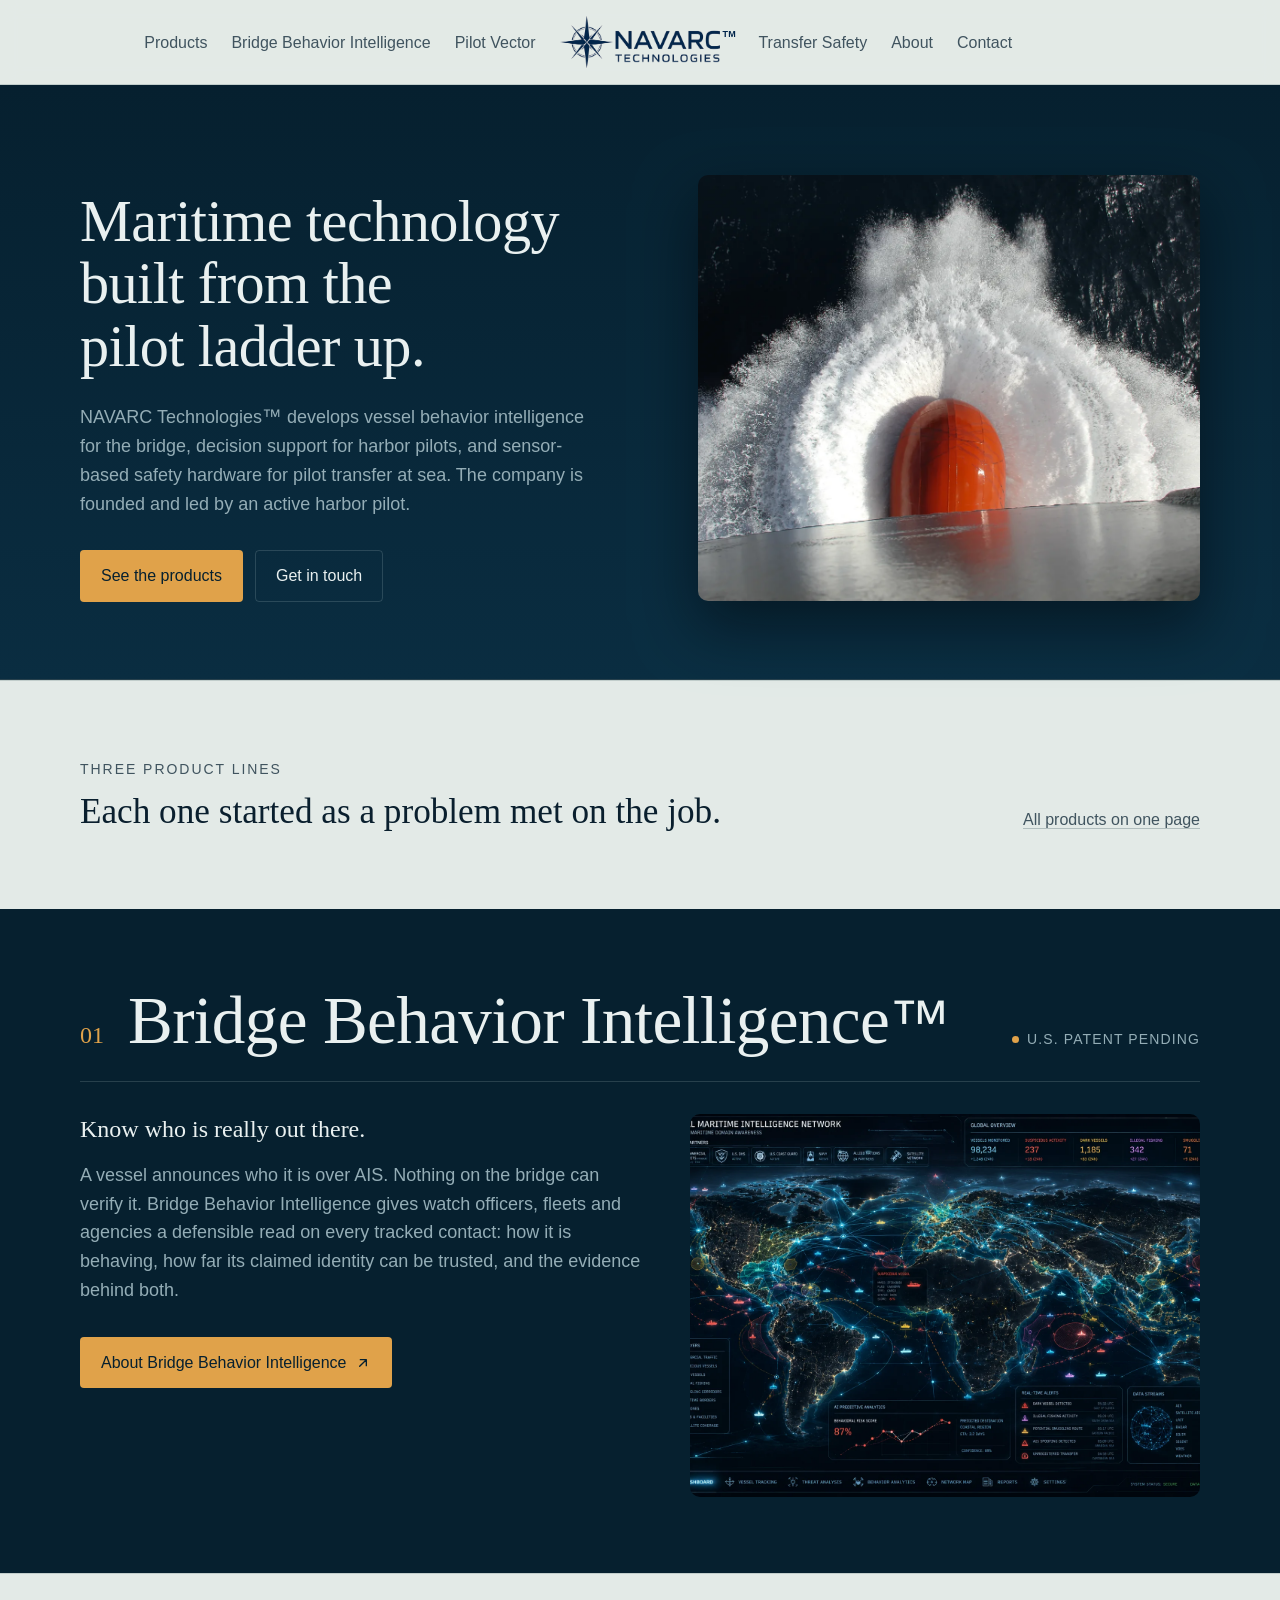
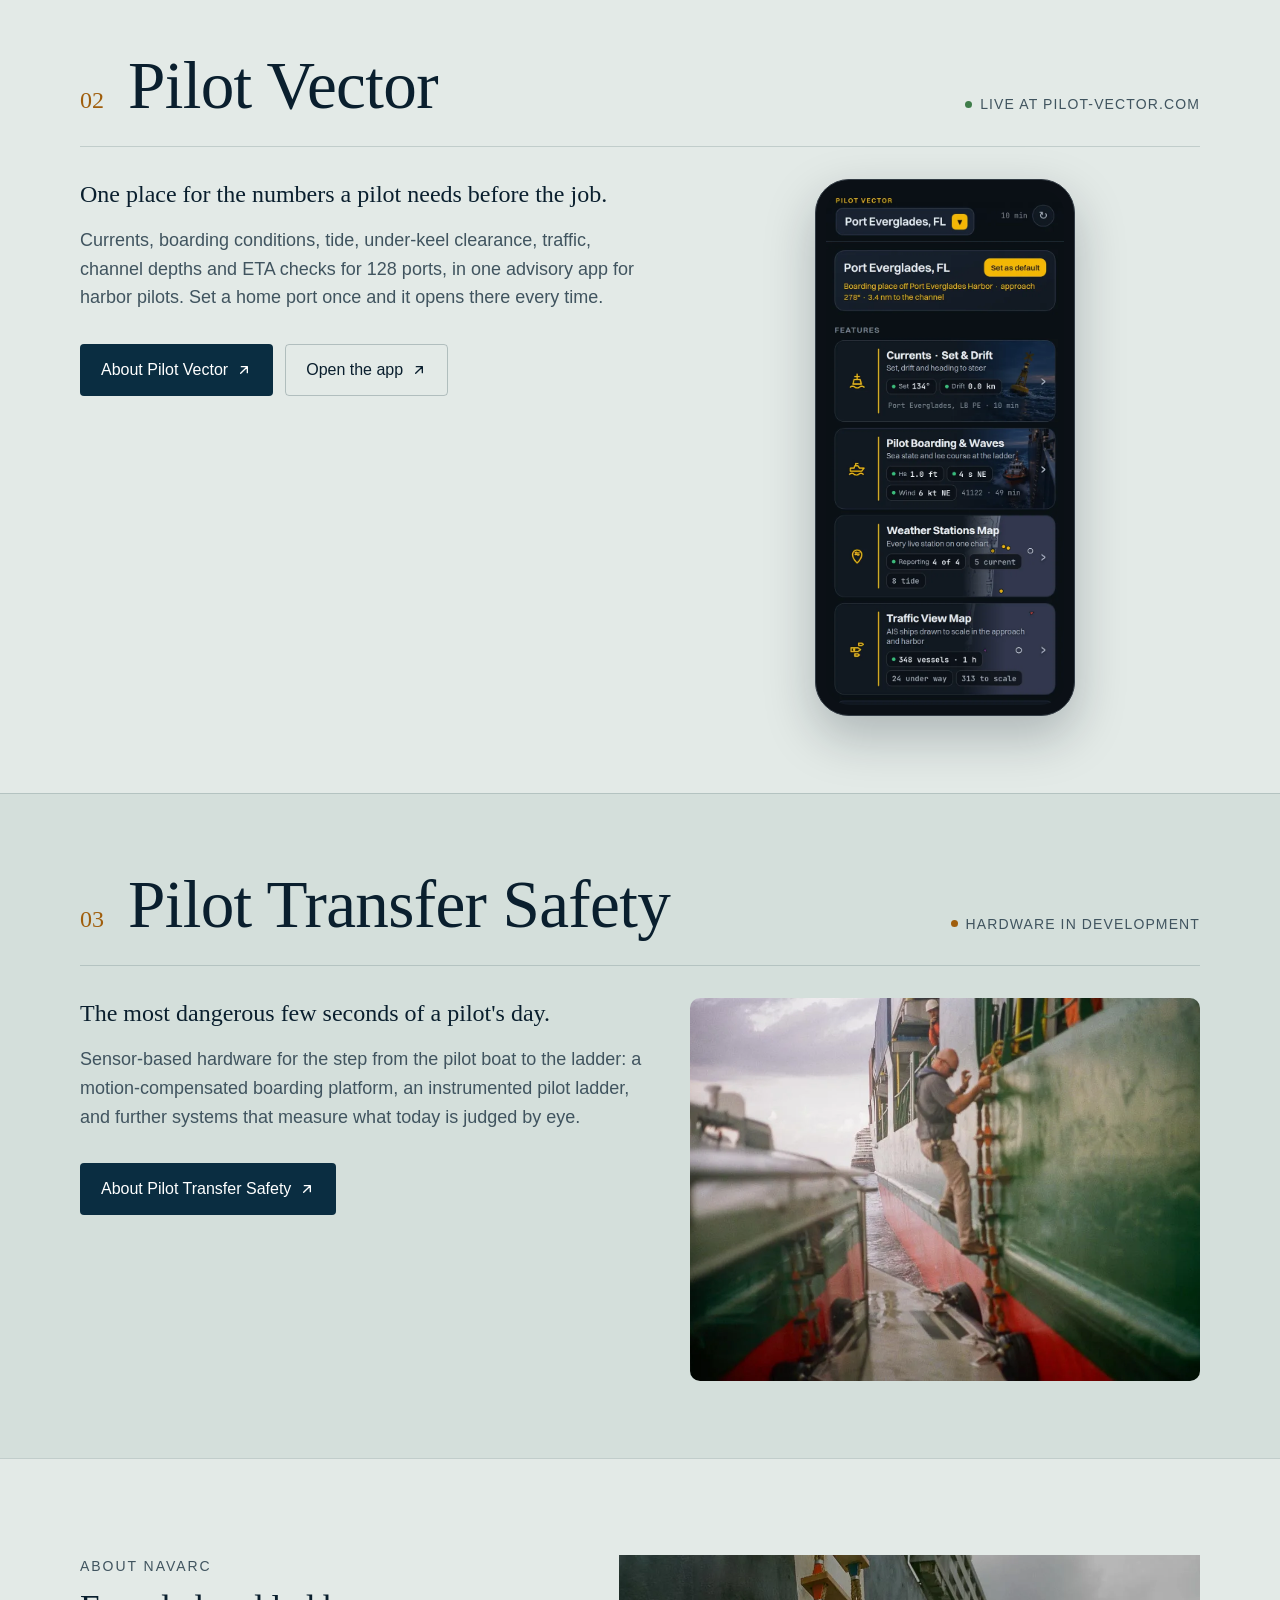
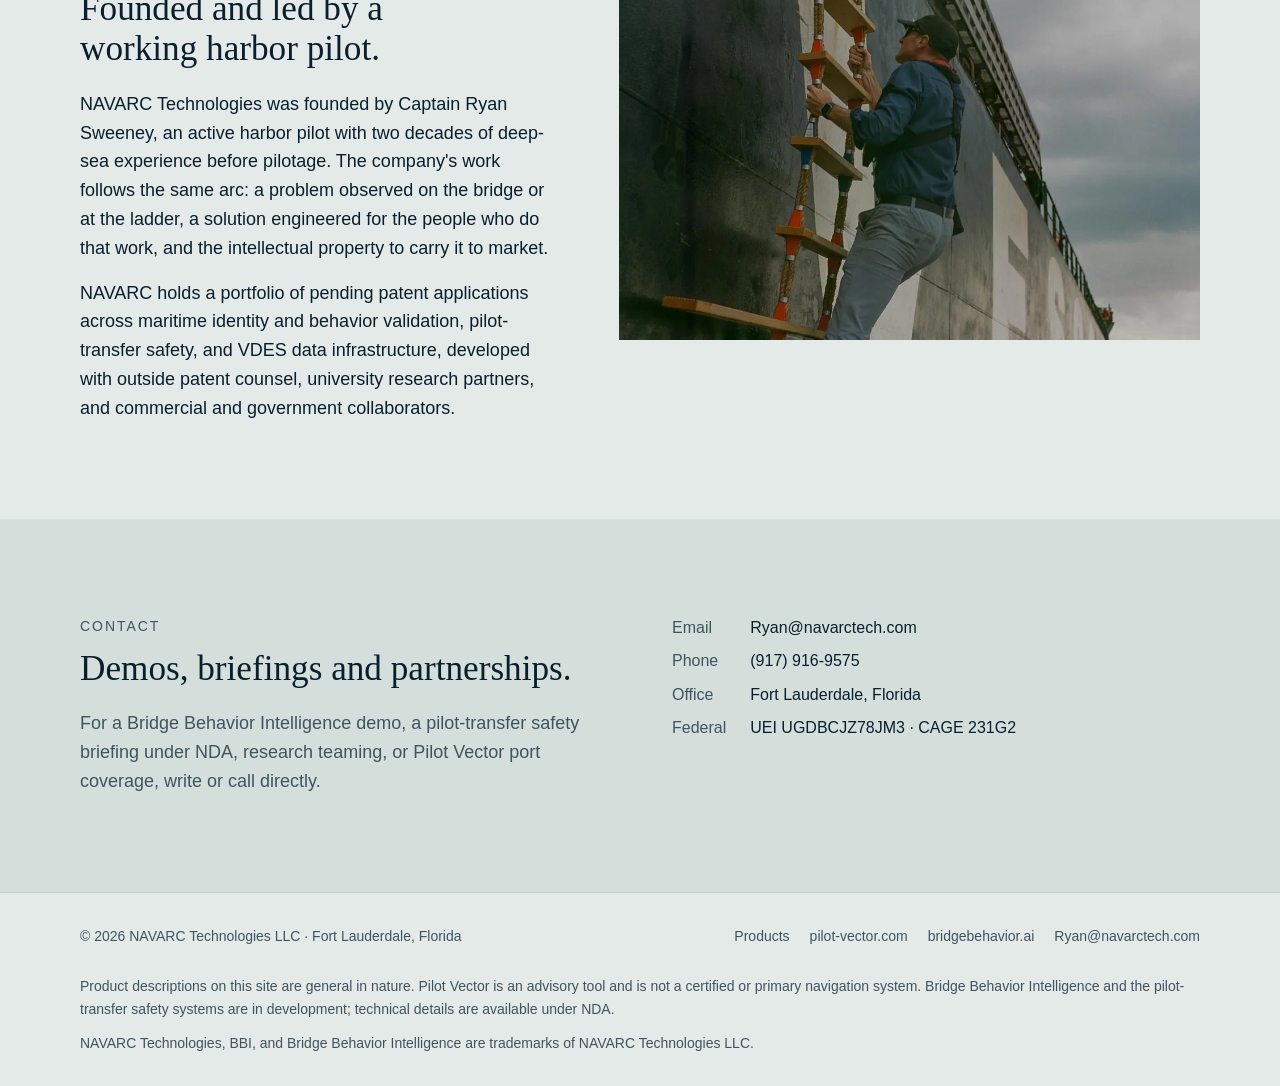
<file: index.html>
<!doctype html>
<html lang="en">
  <head>
    <meta charset="utf-8" />
    <meta name="viewport" content="width=device-width, initial-scale=1" />
    <title>NAVARC Technologies — Maritime technology built from the pilot ladder up</title>
    <meta name="description" content="NAVARC Technologies develops Bridge Behavior Intelligence for vessel identity and behavior validation, Pilot Vector decision support for harbor pilots, and pilot-transfer safety systems. Fort Lauderdale, Florida." />
    <meta property="og:title" content="NAVARC Technologies — Maritime technology built from the pilot ladder up" />
    <meta property="og:description" content="NAVARC Technologies develops Bridge Behavior Intelligence for vessel identity and behavior validation, Pilot Vector decision support for harbor pilots, and pilot-transfer safety systems. Fort Lauderdale, Florida." />
    <meta property="og:type" content="website" />
    <meta property="og:url" content="https://www.navarctech.com/" />
    <meta property="og:image" content="https://www.navarctech.com/assets/bulbous-bow.webp" />
    <link rel="icon" href="./assets/navarc-mark.png" type="image/png" />
    <link rel="preconnect" href="https://api.fontshare.com" crossorigin />
    <link href="https://api.fontshare.com/v2/css?f[]=zodiak@400&display=swap" rel="stylesheet" />
    <link href="https://api.fontshare.com/v2/css?f[]=satoshi@400,500,700&display=swap" rel="stylesheet" />
    <link rel="stylesheet" href="./base.css?v=a4fc9810" />
    <link rel="stylesheet" href="./style.css?v=a4fc9810" />
  </head>
  <body>
    <a class="skip-link" href="#main">Skip to content</a>

    <header class="site-header">
      <div class="wrap">
        <nav class="nav nav--left" aria-label="Primary">
          <ul role="list">
<li><a href="./products.html">Products</a></li>
<li><a href="./bbi.html">Bridge Behavior Intelligence</a></li>
<li><a href="./pilot-vector.html">Pilot Vector</a></li>
          </ul>
        </nav>
        <button class="nav-toggle" aria-label="Open menu" aria-expanded="false" aria-controls="nav-drawer">
          <svg viewBox="0 0 24 24" fill="none" stroke="currentColor" stroke-width="1.75" stroke-linecap="round" aria-hidden="true"><path d="M4 7h16M4 12h16M4 17h16" /></svg>
        </button>
        <a class="brand" href="./index.html" aria-label="NAVARC Technologies, home">
          <img src="./assets/navarc-logo.png" width="900" height="291" alt="NAVARC Technologies" />
          <span class="logo-tm" aria-hidden="true">TM</span>
        </a>
        <nav class="nav nav--right" aria-label="Primary, continued">
          <ul role="list">
<li><a href="./transfer-safety.html">Transfer Safety</a></li>
<li><a href="./index.html#about">About</a></li>
<li><a href="./index.html#contact">Contact</a></li>
          </ul>
        </nav>
      </div>
      <div class="nav-drawer" id="nav-drawer" data-open="false">
        <nav class="wrap" aria-label="Primary, mobile">
          <ul role="list">
<li><a href="./products.html">Products</a></li>
<li><a href="./bbi.html">Bridge Behavior Intelligence</a></li>
<li><a href="./pilot-vector.html">Pilot Vector</a></li>
<li><a href="./transfer-safety.html">Transfer Safety</a></li>
<li><a href="./index.html#about">About</a></li>
<li><a href="./index.html#contact">Contact</a></li>
          </ul>
        </nav>
      </div>
    </header>

    <main id="main">

      <section class="hero hero--dark" id="top">
        <div class="wrap hero__grid">
          <div>
            <h1>Maritime technology built from the pilot ladder up.</h1>
            <p>
              NAVARC Technologies<sup class="tm">&trade;</sup> develops vessel behavior intelligence for the bridge, decision support for harbor
              pilots, and sensor-based safety hardware for pilot transfer at sea. The company is founded and led by an active harbor
              pilot.
            </p>
            <div class="hero__actions">
              <a class="btn btn--on-dark" href="./products.html">See the products</a>
              <a class="btn btn--ghost-dark" href="#contact">Get in touch</a>
            </div>
          </div>
          <div class="hero__media">
            <img src="./assets/bulbous-bow.webp" width="1024" height="679" alt="The red bulbous bow of a ship throwing a wall of white spray as it drives through a sea" fetchpriority="high" />
          </div>
        </div>
      </section>

      <section class="prows" id="products" aria-labelledby="products-title">
        <div class="wrap">
          <div class="cards-head">
            <div>
              <p class="eyebrow">Three product lines</p>
              <h2 id="products-title">Each one started as a problem met on the job.</h2>
            </div>
            <a class="text-link" href="./products.html">All products on one page</a>
          </div>
        </div>

        <article class="prow prow--dark" aria-labelledby="home-bbi">
          <div class="wrap">
            <header class="prow__head">
              <span class="prow__num">01</span>
              <h3 id="home-bbi" class="prow__title">Bridge Behavior Intelligence<sup class="tm">&trade;</sup></h3>
              <p class="product__status">U.S. patent pending</p>
            </header>
            <div class="prow__grid">
              <div>
                <p class="prow__tag">Know who is really out there.</p>
                <p class="muted">A vessel announces who it is over AIS. Nothing on the bridge can verify it. Bridge Behavior Intelligence gives watch officers, fleets and agencies a defensible read on every tracked contact: how it is behaving, how far its claimed identity can be trusted, and the evidence behind both.</p>
                <div class="product__actions">
                  <a class="btn btn--on-dark" href="./bbi.html">About Bridge Behavior Intelligence <svg viewBox="0 0 24 24" fill="none" stroke="currentColor" stroke-width="2" stroke-linecap="round" stroke-linejoin="round" aria-hidden="true"><path d="M7 17 17 7M8 7h9v9"/></svg></a>
                </div>
              </div>
              <div class="prow__media"><img src="./assets/bbi-network.webp" width="1024" height="679" alt="Illustrative concept: a global maritime picture with vessel tracks, flagged contacts and behavior scores overlaid on a night map of the world" loading="lazy" decoding="async" /></div>
            </div>
          </div>
        </article>

        <article class="prow" aria-labelledby="home-pv">
          <div class="wrap">
            <header class="prow__head">
              <span class="prow__num">02</span>
              <h3 id="home-pv" class="prow__title">Pilot Vector</h3>
              <p class="product__status product__status--live">Live at pilot-vector.com</p>
            </header>
            <div class="prow__grid">
              <div>
                <p class="prow__tag">One place for the numbers a pilot needs before the job.</p>
                <p class="muted">Currents, boarding conditions, tide, under-keel clearance, traffic, channel depths and ETA checks for 128 ports, in one advisory app for harbor pilots. Set a home port once and it opens there every time.</p>
                <div class="product__actions">
                  <a class="btn btn--primary" href="./pilot-vector.html">About Pilot Vector <svg viewBox="0 0 24 24" fill="none" stroke="currentColor" stroke-width="2" stroke-linecap="round" stroke-linejoin="round" aria-hidden="true"><path d="M7 17 17 7M8 7h9v9"/></svg></a>
                  <a class="btn btn--ghost" href="https://www.pilot-vector.com" target="_blank" rel="noopener noreferrer">Open the app <svg viewBox="0 0 24 24" fill="none" stroke="currentColor" stroke-width="2" stroke-linecap="round" stroke-linejoin="round" aria-hidden="true"><path d="M7 17 17 7M8 7h9v9"/></svg></a>
                </div>
              </div>
              <div class="prow__media prow__media--phone"><figure class="phone"><img src="./assets/app/home-1.webp" width="640" height="1385" alt="The Pilot Vector home screen for Port Everglades showing live currents, boarding conditions and tide" loading="lazy" decoding="async" /></figure></div>
            </div>
          </div>
        </article>

        <article class="prow prow--offset" aria-labelledby="home-safety">
          <div class="wrap">
            <header class="prow__head">
              <span class="prow__num">03</span>
              <h3 id="home-safety" class="prow__title">Pilot Transfer Safety</h3>
              <p class="product__status">Hardware in development</p>
            </header>
            <div class="prow__grid">
              <div>
                <p class="prow__tag">The most dangerous few seconds of a pilot's day.</p>
                <p class="muted">Sensor-based hardware for the step from the pilot boat to the ladder: a motion-compensated boarding platform, an instrumented pilot ladder, and further systems that measure what today is judged by eye.</p>
                <div class="product__actions">
                  <a class="btn btn--primary" href="./transfer-safety.html">About Pilot Transfer Safety <svg viewBox="0 0 24 24" fill="none" stroke="currentColor" stroke-width="2" stroke-linecap="round" stroke-linejoin="round" aria-hidden="true"><path d="M7 17 17 7M8 7h9v9"/></svg></a>
                </div>
              </div>
              <div class="prow__media"><img src="./assets/ladder-green.webp" width="1024" height="679" alt="A pilot stepping from a pilot boat onto a rope ladder rigged against a green hull" loading="lazy" decoding="async" /></div>
            </div>
          </div>
        </article>
      </section>

      <section class="about" id="about" aria-labelledby="about-title">
        <div class="wrap about__grid">
          <div>
            <p class="eyebrow">About NAVARC</p>
            <h2 id="about-title">Founded and led by a working harbor pilot.</h2>
            <p>
              NAVARC Technologies was founded by Captain Ryan Sweeney, an active harbor pilot with two decades of
              deep-sea experience before pilotage. The company's work follows the same arc: a problem observed on
              the bridge or at the ladder, a solution engineered for the people who do that work, and the
              intellectual property to carry it to market.
            </p>
            <p>
              NAVARC holds a portfolio of pending patent applications across maritime identity and behavior
              validation, pilot-transfer safety, and VDES data infrastructure, developed with outside patent
              counsel, university research partners, and commercial and government collaborators.
            </p>
          </div>
          <div class="about__media">
            <img src="./assets/hero-ladder.webp" width="1024" height="679" alt="A harbor pilot climbing a rope pilot ladder up the grey hull of a ship" loading="lazy" decoding="async" />
          </div>
        </div>
      </section>

      <section class="contact" id="contact" aria-labelledby="contact-title">
        <div class="wrap contact__grid">
          <div>
            <p class="eyebrow">Contact</p>
            <h2 id="contact-title">Demos, briefings and partnerships.</h2>
            <p class="muted">
              For a Bridge Behavior Intelligence demo, a pilot-transfer safety briefing under NDA, research teaming,
              or Pilot Vector port coverage, write or call directly.
            </p>
          </div>
          <dl>
            <dt>Email</dt>
            <dd><a href="mailto:Ryan@navarctech.com">Ryan@navarctech.com</a></dd>
            <dt>Phone</dt>
            <dd><a href="tel:+19179169575">(917) 916-9575</a></dd>
            <dt>Office</dt>
            <dd>Fort Lauderdale, Florida</dd>
            <dt>Federal</dt>
            <dd>UEI UGDBCJZ78JM3 · CAGE 231G2</dd>
          </dl>
        </div>
      </section>

    </main>

    <footer class="site-footer">
      <div class="wrap">
        <p>© 2026 NAVARC Technologies LLC · Fort Lauderdale, Florida</p>
        <ul role="list">
          <li><a href="./products.html">Products</a></li>
          <li><a href="https://www.pilot-vector.com" target="_blank" rel="noopener noreferrer">pilot-vector.com</a></li>
          <li><a href="https://www.bridgebehavior.ai" target="_blank" rel="noopener noreferrer">bridgebehavior.ai</a></li>
          <li><a href="mailto:Ryan@navarctech.com">Ryan@navarctech.com</a></li>
        </ul>
        <p class="legal">
          Product descriptions on this site are general in nature. Pilot Vector is an advisory tool and is not a
          certified or primary navigation system. Bridge Behavior Intelligence and the pilot-transfer safety
          systems are in development; technical details are available under NDA.
        </p>
        <p class="legal legal--marks">NAVARC Technologies, BBI, and Bridge Behavior Intelligence are trademarks of NAVARC Technologies LLC.</p>
      </div>
    </footer>

    <script>
      (function () {
        var btn = document.querySelector('.nav-toggle');
        var drawer = document.getElementById('nav-drawer');
        if (!btn || !drawer) return;
        function setOpen(open) {
          drawer.setAttribute('data-open', String(open));
          btn.setAttribute('aria-expanded', String(open));
          btn.setAttribute('aria-label', open ? 'Close menu' : 'Open menu');
        }
        btn.addEventListener('click', function () {
          setOpen(drawer.getAttribute('data-open') !== 'true');
        });
        drawer.addEventListener('click', function (e) {
          if (e.target.closest('a')) setOpen(false);
        });
      })();
    </script>
  </body>
</html>
</file>
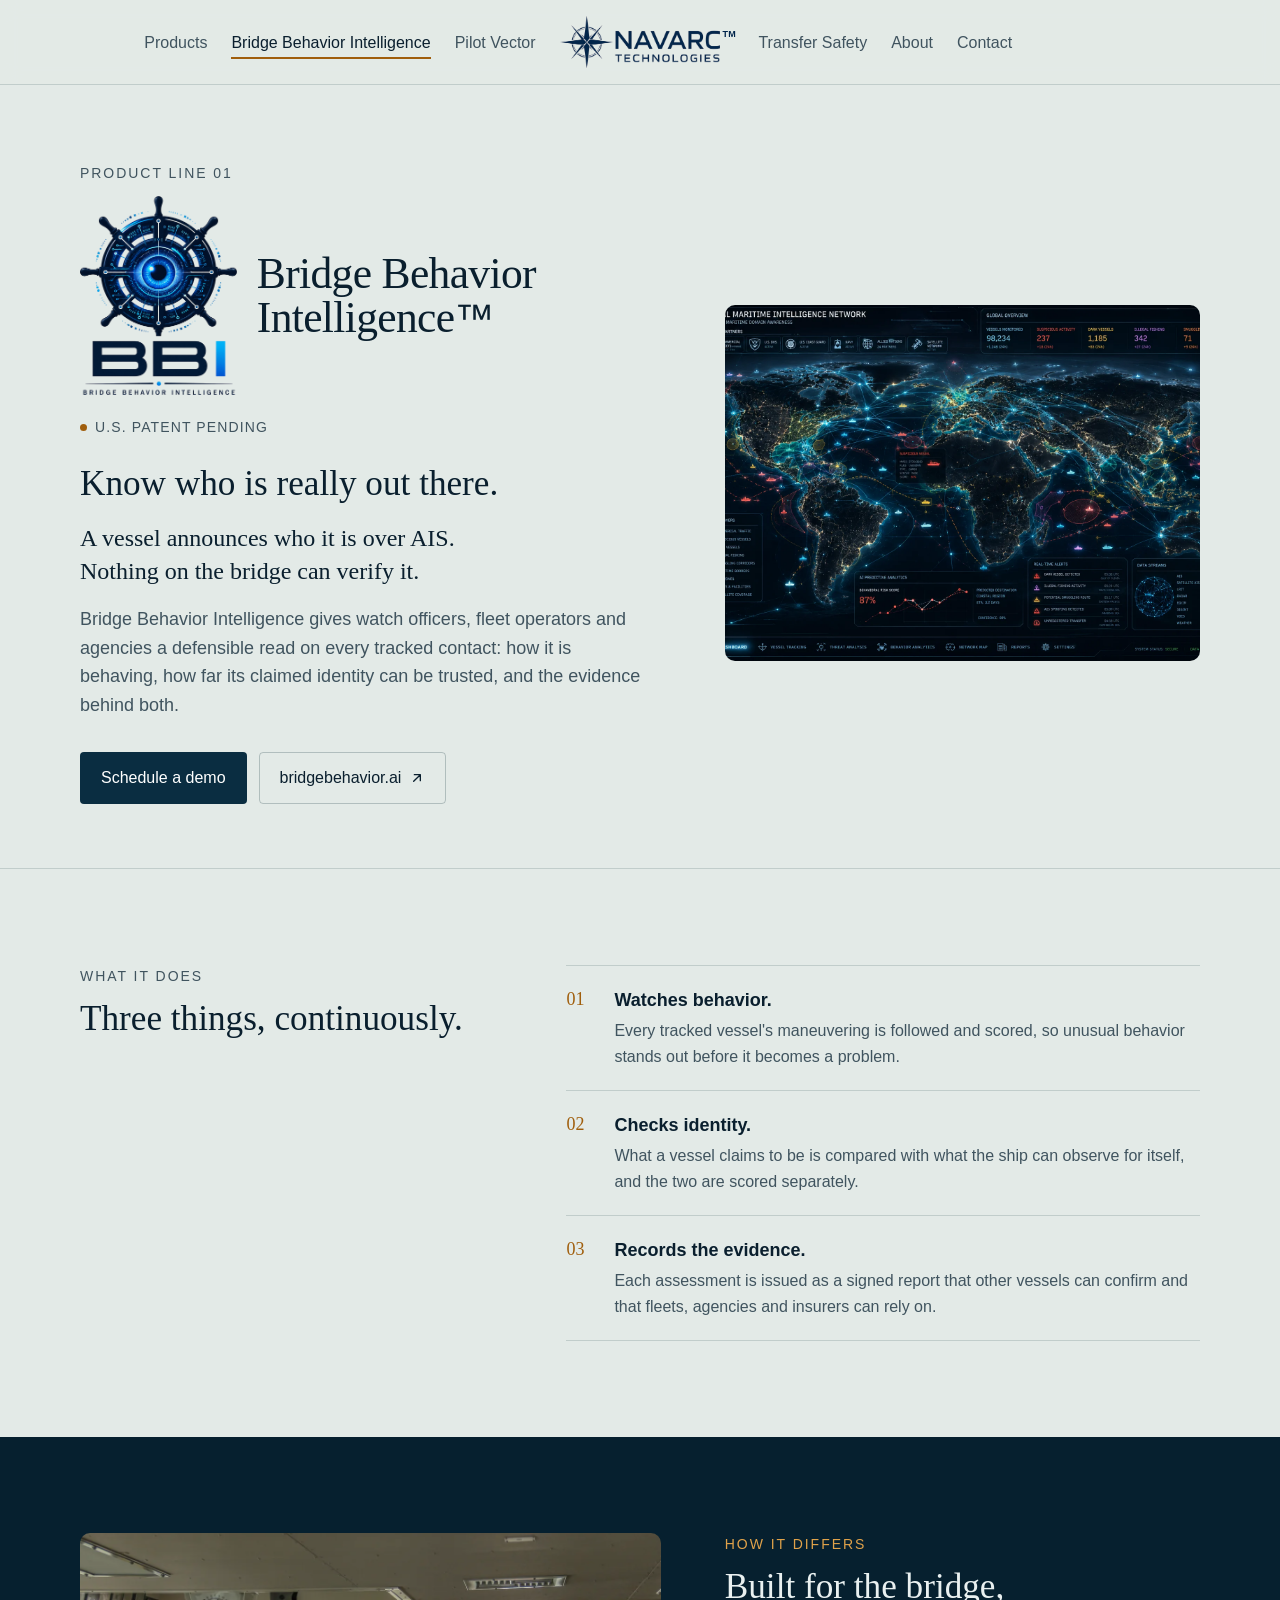
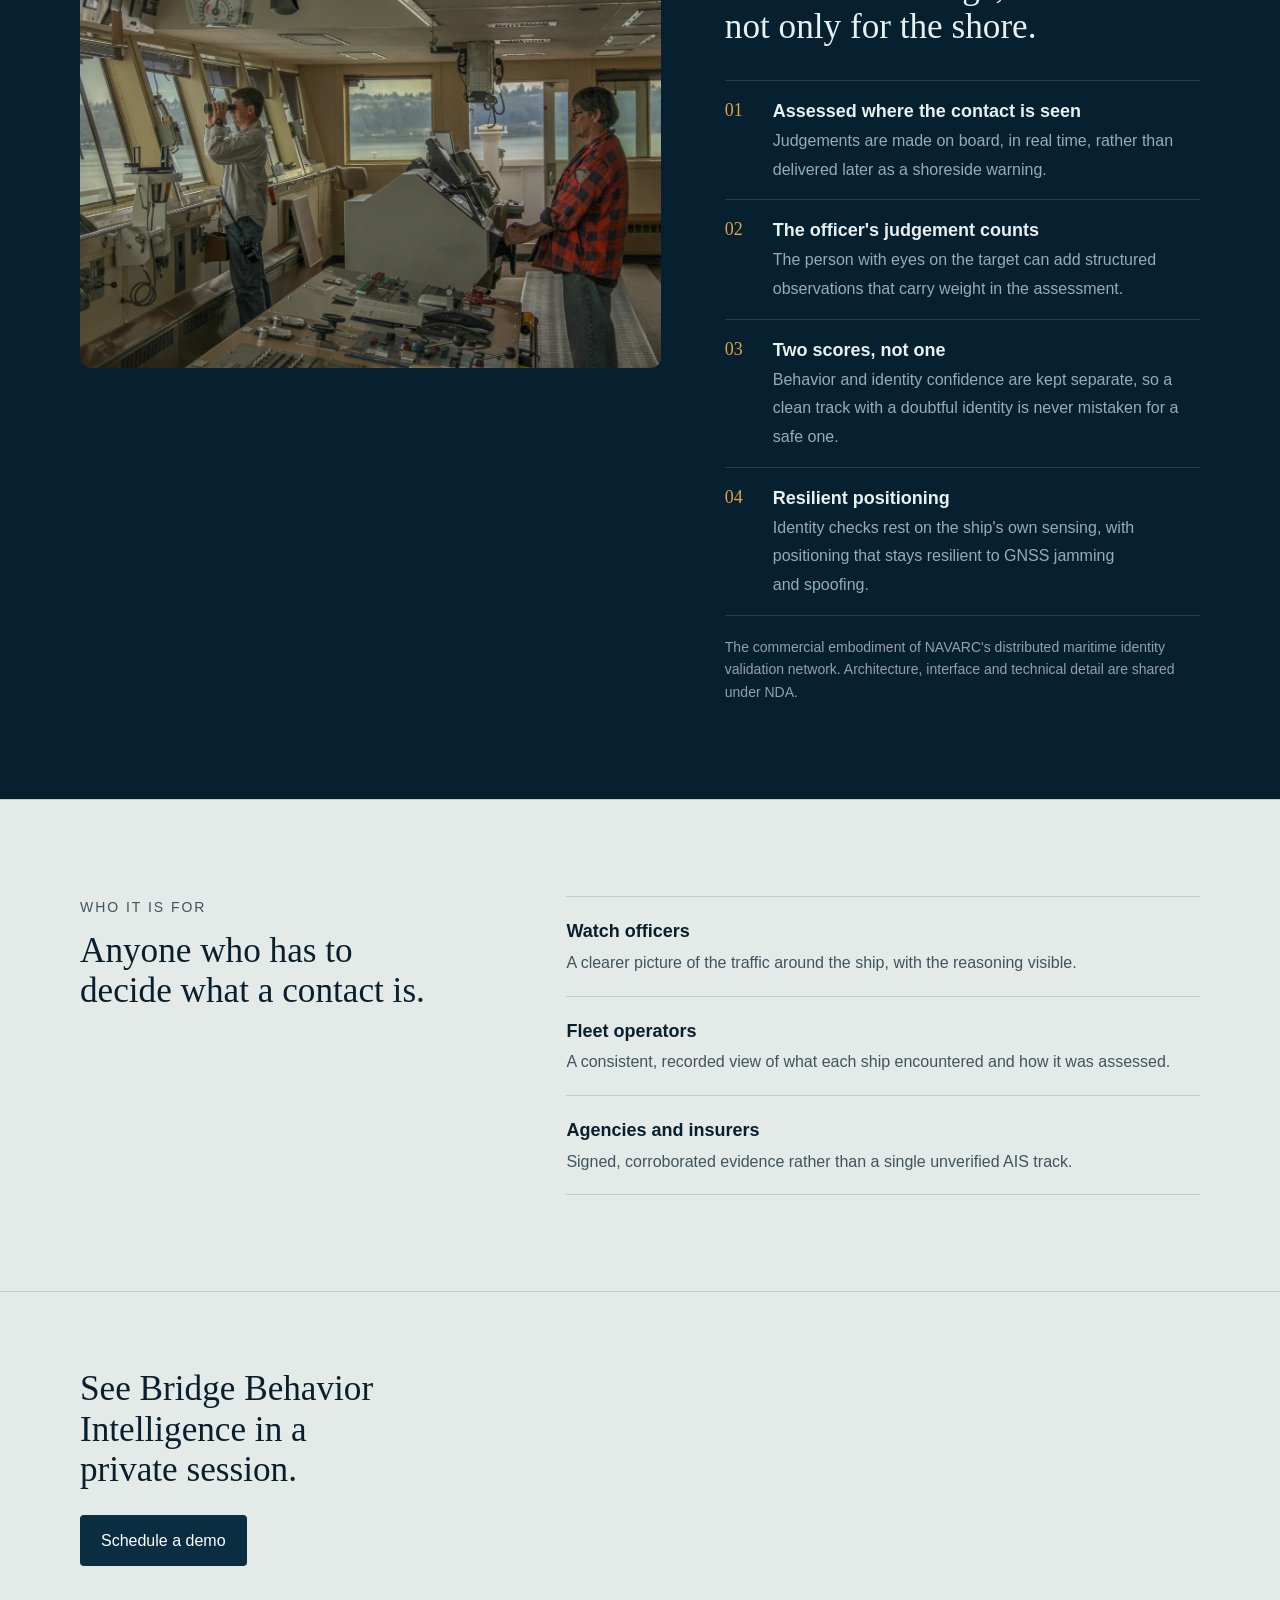
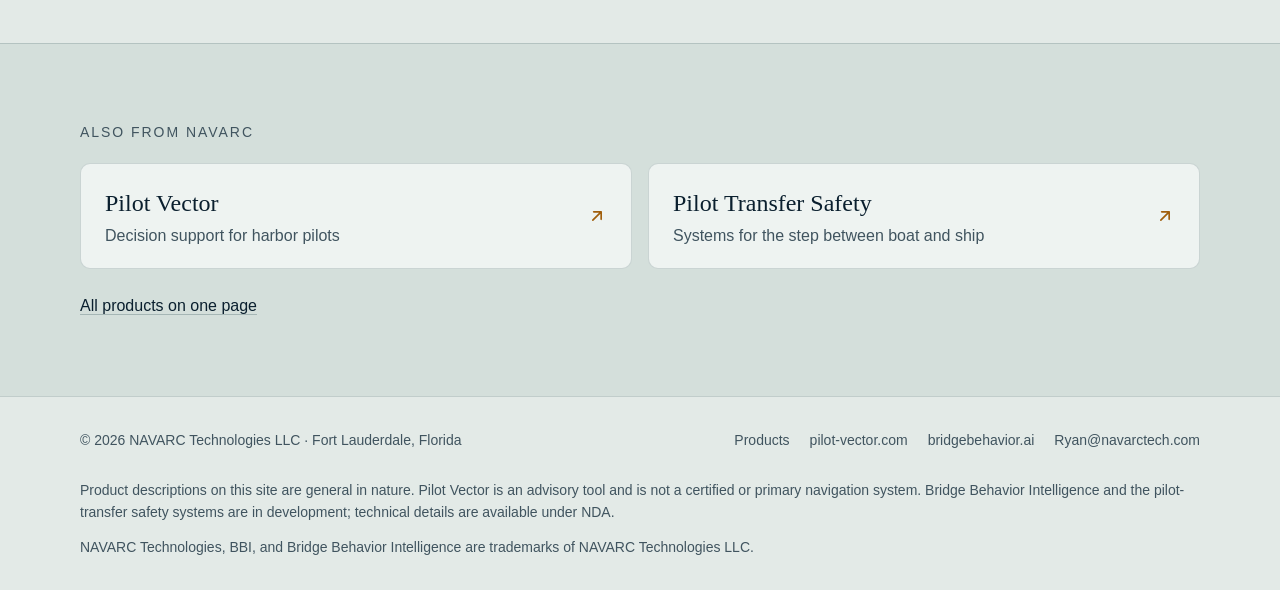
<file: bbi.html>
<!doctype html>
<html lang="en">
  <head>
    <meta charset="utf-8" />
    <meta name="viewport" content="width=device-width, initial-scale=1" />
    <title>Bridge Behavior Intelligence — NAVARC Technologies</title>
    <meta name="description" content="Bridge Behavior Intelligence (BBI) gives watch officers, fleets and agencies a defensible read on every tracked vessel: behavior, identity confidence and the evidence behind both. U.S. patent pending." />
    <meta property="og:title" content="Bridge Behavior Intelligence — NAVARC Technologies" />
    <meta property="og:description" content="Bridge Behavior Intelligence (BBI) gives watch officers, fleets and agencies a defensible read on every tracked vessel: behavior, identity confidence and the evidence behind both. U.S. patent pending." />
    <meta property="og:type" content="website" />
    <meta property="og:url" content="https://www.navarctech.com/bbi.html" />
    <meta property="og:image" content="https://www.navarctech.com/assets/bbi-network.webp" />
    <link rel="icon" href="./assets/navarc-mark.png" type="image/png" />
    <link rel="preconnect" href="https://api.fontshare.com" crossorigin />
    <link href="https://api.fontshare.com/v2/css?f[]=zodiak@400&display=swap" rel="stylesheet" />
    <link href="https://api.fontshare.com/v2/css?f[]=satoshi@400,500,700&display=swap" rel="stylesheet" />
    <link rel="stylesheet" href="./base.css?v=a4fc9810" />
    <link rel="stylesheet" href="./style.css?v=a4fc9810" />
  </head>
  <body>
    <a class="skip-link" href="#main">Skip to content</a>

    <header class="site-header">
      <div class="wrap">
        <nav class="nav nav--left" aria-label="Primary">
          <ul role="list">
<li><a href="./products.html">Products</a></li>
<li><a href="./bbi.html" aria-current="page">Bridge Behavior Intelligence</a></li>
<li><a href="./pilot-vector.html">Pilot Vector</a></li>
          </ul>
        </nav>
        <button class="nav-toggle" aria-label="Open menu" aria-expanded="false" aria-controls="nav-drawer">
          <svg viewBox="0 0 24 24" fill="none" stroke="currentColor" stroke-width="1.75" stroke-linecap="round" aria-hidden="true"><path d="M4 7h16M4 12h16M4 17h16" /></svg>
        </button>
        <a class="brand" href="./index.html" aria-label="NAVARC Technologies, home">
          <img src="./assets/navarc-logo.png" width="900" height="291" alt="NAVARC Technologies" />
          <span class="logo-tm" aria-hidden="true">TM</span>
        </a>
        <nav class="nav nav--right" aria-label="Primary, continued">
          <ul role="list">
<li><a href="./transfer-safety.html">Transfer Safety</a></li>
<li><a href="./index.html#about">About</a></li>
<li><a href="./index.html#contact">Contact</a></li>
          </ul>
        </nav>
      </div>
      <div class="nav-drawer" id="nav-drawer" data-open="false">
        <nav class="wrap" aria-label="Primary, mobile">
          <ul role="list">
<li><a href="./products.html">Products</a></li>
<li><a href="./bbi.html" aria-current="page">Bridge Behavior Intelligence</a></li>
<li><a href="./pilot-vector.html">Pilot Vector</a></li>
<li><a href="./transfer-safety.html">Transfer Safety</a></li>
<li><a href="./index.html#about">About</a></li>
<li><a href="./index.html#contact">Contact</a></li>
          </ul>
        </nav>
      </div>
    </header>

    <main id="main">

      <section class="page-hero page-hero--split">
        <div class="wrap page-hero__grid">
          <div>
            <p class="eyebrow">Product line 01</p>
            <div class="lockup">
              <img class="lockup__mark" src="./assets/bbi-logo.png" width="700" height="886" alt="BBI" />
              <h1 class="page-hero__name">Bridge Behavior Intelligence<sup class="tm">&trade;</sup></h1>
            </div>
            <p class="product__status">U.S. patent pending</p>
            <p class="page-hero__tag">Know who is really out there.</p>
            <p class="lede">
              A vessel announces who it is over AIS. Nothing on the bridge can verify it.
            </p>
            <p class="muted">
              Bridge Behavior Intelligence gives watch officers, fleet operators and agencies a defensible read on
              every tracked contact: how it is behaving, how far its claimed identity can be trusted, and the
              evidence behind both.
            </p>
            <div class="product__actions">
              <a class="btn btn--primary" href="mailto:Ryan@navarctech.com?subject=Bridge%20Behavior%20Intelligence%20demo%20request">Schedule a demo</a>
              <a class="btn btn--ghost" href="https://www.bridgebehavior.ai" target="_blank" rel="noopener noreferrer">bridgebehavior.ai <svg viewBox="0 0 24 24" fill="none" stroke="currentColor" stroke-width="2" stroke-linecap="round" stroke-linejoin="round" aria-hidden="true"><path d="M7 17 17 7M8 7h9v9"/></svg></a>
            </div>
          </div>
          <div class="page-hero__media">
            <img src="./assets/bbi-network.webp" width="1024" height="679" alt="Illustrative concept: a global maritime picture with vessel tracks, flagged contacts and behavior scores overlaid on a night map of the world" fetchpriority="high" />
          </div>
        </div>
      </section>

      <section class="plain" aria-labelledby="bbi-what">
        <div class="wrap plain__grid">
          <div>
            <p class="eyebrow">What it does</p>
            <h2 id="bbi-what">Three things, continuously.</h2>
          </div>
          <ol class="steps" role="list">
            <li><strong>Watches behavior.</strong><span>Every tracked vessel's maneuvering is followed and scored, so unusual behavior stands out before it becomes a problem.</span></li>
            <li><strong>Checks identity.</strong><span>What a vessel claims to be is compared with what the ship can observe for itself, and the two are scored separately.</span></li>
            <li><strong>Records the evidence.</strong><span>Each assessment is issued as a signed report that other vessels can confirm and that fleets, agencies and insurers can rely on.</span></li>
          </ol>
        </div>
      </section>

      <section class="product product--dark" aria-labelledby="bbi-diff">
        <div class="wrap product__grid product__grid--flip">
          <div>
            <p class="eyebrow eyebrow--accent">How it differs</p>
            <h2 id="bbi-diff">Built for the bridge, not only for the shore.</h2>
            <ol class="sep-list" role="list">
              <li><div><strong>Assessed where the contact is seen</strong><span>Judgements are made on board, in real time, rather than delivered later as a shoreside warning.</span></div></li>
              <li><div><strong>The officer's judgement counts</strong><span>The person with eyes on the target can add structured observations that carry weight in the assessment.</span></div></li>
              <li><div><strong>Two scores, not one</strong><span>Behavior and identity confidence are kept separate, so a clean track with a doubtful identity is never mistaken for a safe one.</span></div></li>
              <li><div><strong>Resilient positioning</strong><span>Identity checks rest on the ship's own sensing, with positioning that stays resilient to GNSS jamming and spoofing.</span></div></li>
            </ol>
            <p class="product__note">
              The commercial embodiment of NAVARC's distributed maritime identity validation network.
              Architecture, interface and technical detail are shared under NDA.
            </p>
          </div>
          <div class="product__media">
            <img src="./assets/bridge-binoculars.webp" width="1024" height="679" alt="A ship&#x27;s officer on the bridge raising binoculars while a second officer works at the console" loading="lazy" decoding="async" />
          </div>
        </div>
      </section>

      <section class="plain" aria-labelledby="bbi-who">
        <div class="wrap plain__grid">
          <div>
            <p class="eyebrow">Who it is for</p>
            <h2 id="bbi-who">Anyone who has to decide what a contact is.</h2>
          </div>
          <ul class="who" role="list">
            <li><strong>Watch officers</strong><span>A clearer picture of the traffic around the ship, with the reasoning visible.</span></li>
            <li><strong>Fleet operators</strong><span>A consistent, recorded view of what each ship encountered and how it was assessed.</span></li>
            <li><strong>Agencies and insurers</strong><span>Signed, corroborated evidence rather than a single unverified AIS track.</span></li>
          </ul>
        </div>
      </section>

      <section class="cta-band">
        <div class="wrap">
          <h2>See Bridge Behavior Intelligence in a private session.</h2>
          <div class="product__actions">
            <a class="btn btn--primary" href="mailto:Ryan@navarctech.com?subject=Bridge%20Behavior%20Intelligence%20demo%20request">Schedule a demo</a>
          </div>
        </div>
      </section>

      <section class="more" aria-label="Other products">
        <div class="wrap">
          <p class="eyebrow">Also from NAVARC</p>
          <ul class="more__list" role="list"><li><a href="./pilot-vector.html"><strong>Pilot Vector</strong><span>Decision support for harbor pilots</span><svg viewBox="0 0 24 24" fill="none" stroke="currentColor" stroke-width="2" stroke-linecap="round" stroke-linejoin="round" aria-hidden="true"><path d="M7 17 17 7M8 7h9v9"/></svg></a></li><li><a href="./transfer-safety.html"><strong>Pilot Transfer Safety</strong><span>Systems for the step between boat and ship</span><svg viewBox="0 0 24 24" fill="none" stroke="currentColor" stroke-width="2" stroke-linecap="round" stroke-linejoin="round" aria-hidden="true"><path d="M7 17 17 7M8 7h9v9"/></svg></a></li></ul>
          <p class="more__all"><a class="text-link" href="./products.html">All products on one page</a></p>
        </div>
      </section>

    </main>

    <footer class="site-footer">
      <div class="wrap">
        <p>© 2026 NAVARC Technologies LLC · Fort Lauderdale, Florida</p>
        <ul role="list">
          <li><a href="./products.html">Products</a></li>
          <li><a href="https://www.pilot-vector.com" target="_blank" rel="noopener noreferrer">pilot-vector.com</a></li>
          <li><a href="https://www.bridgebehavior.ai" target="_blank" rel="noopener noreferrer">bridgebehavior.ai</a></li>
          <li><a href="mailto:Ryan@navarctech.com">Ryan@navarctech.com</a></li>
        </ul>
        <p class="legal">
          Product descriptions on this site are general in nature. Pilot Vector is an advisory tool and is not a
          certified or primary navigation system. Bridge Behavior Intelligence and the pilot-transfer safety
          systems are in development; technical details are available under NDA.
        </p>
        <p class="legal legal--marks">NAVARC Technologies, BBI, and Bridge Behavior Intelligence are trademarks of NAVARC Technologies LLC.</p>
      </div>
    </footer>

    <script>
      (function () {
        var btn = document.querySelector('.nav-toggle');
        var drawer = document.getElementById('nav-drawer');
        if (!btn || !drawer) return;
        function setOpen(open) {
          drawer.setAttribute('data-open', String(open));
          btn.setAttribute('aria-expanded', String(open));
          btn.setAttribute('aria-label', open ? 'Close menu' : 'Open menu');
        }
        btn.addEventListener('click', function () {
          setOpen(drawer.getAttribute('data-open') !== 'true');
        });
        drawer.addEventListener('click', function (e) {
          if (e.target.closest('a')) setOpen(false);
        });
      })();
    </script>
  </body>
</html>
</file>
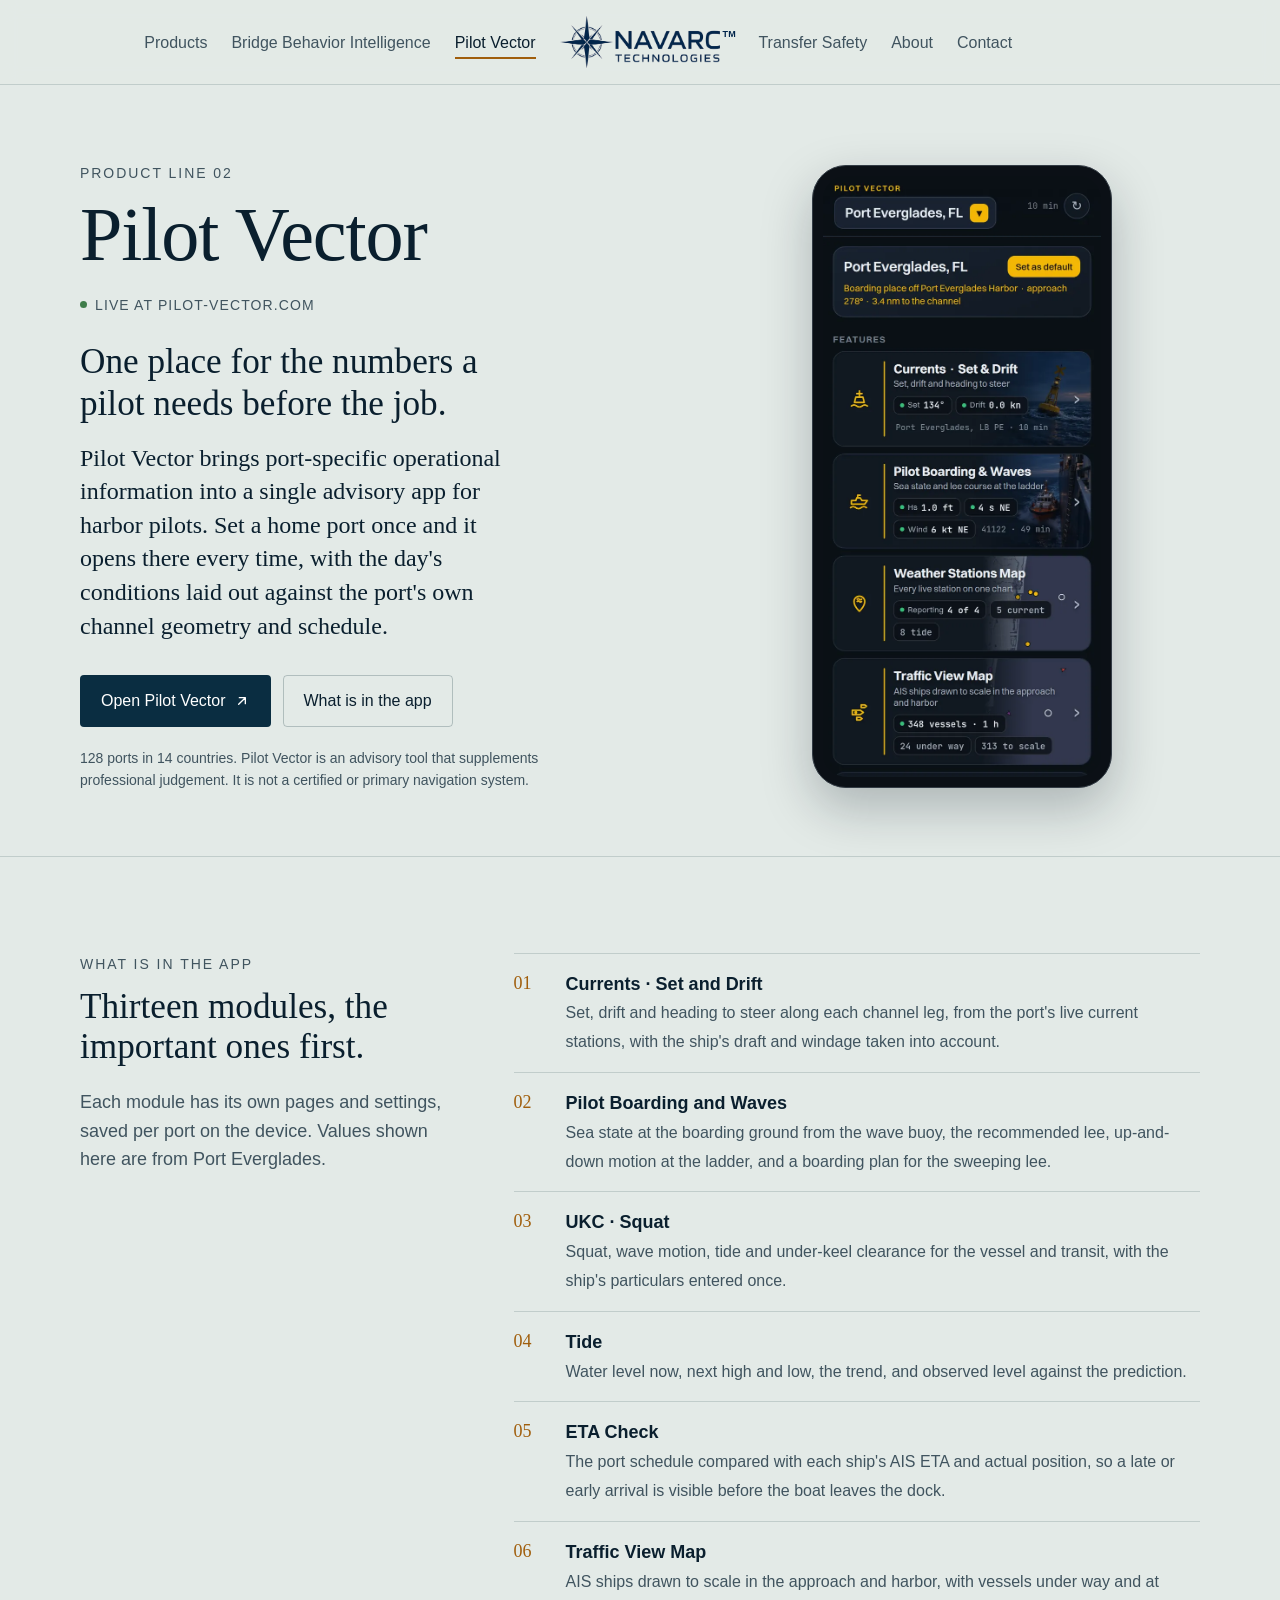
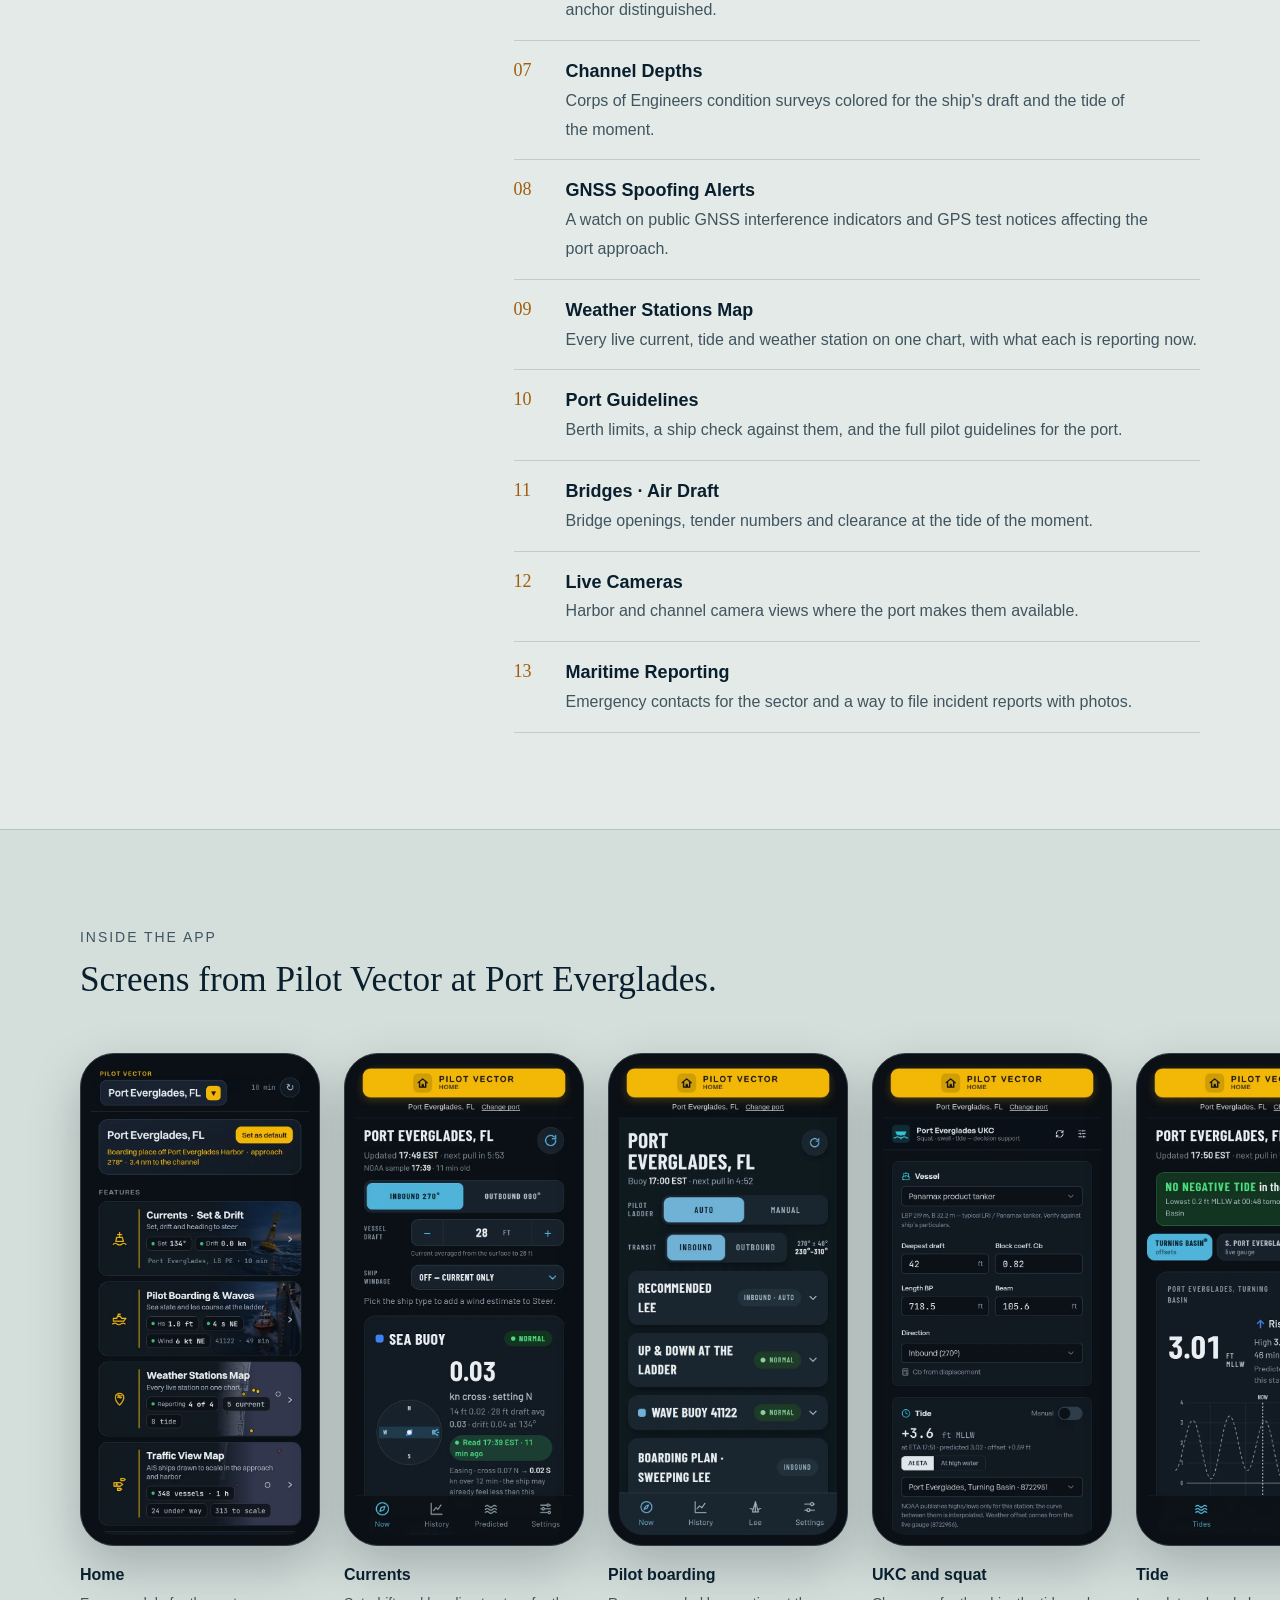
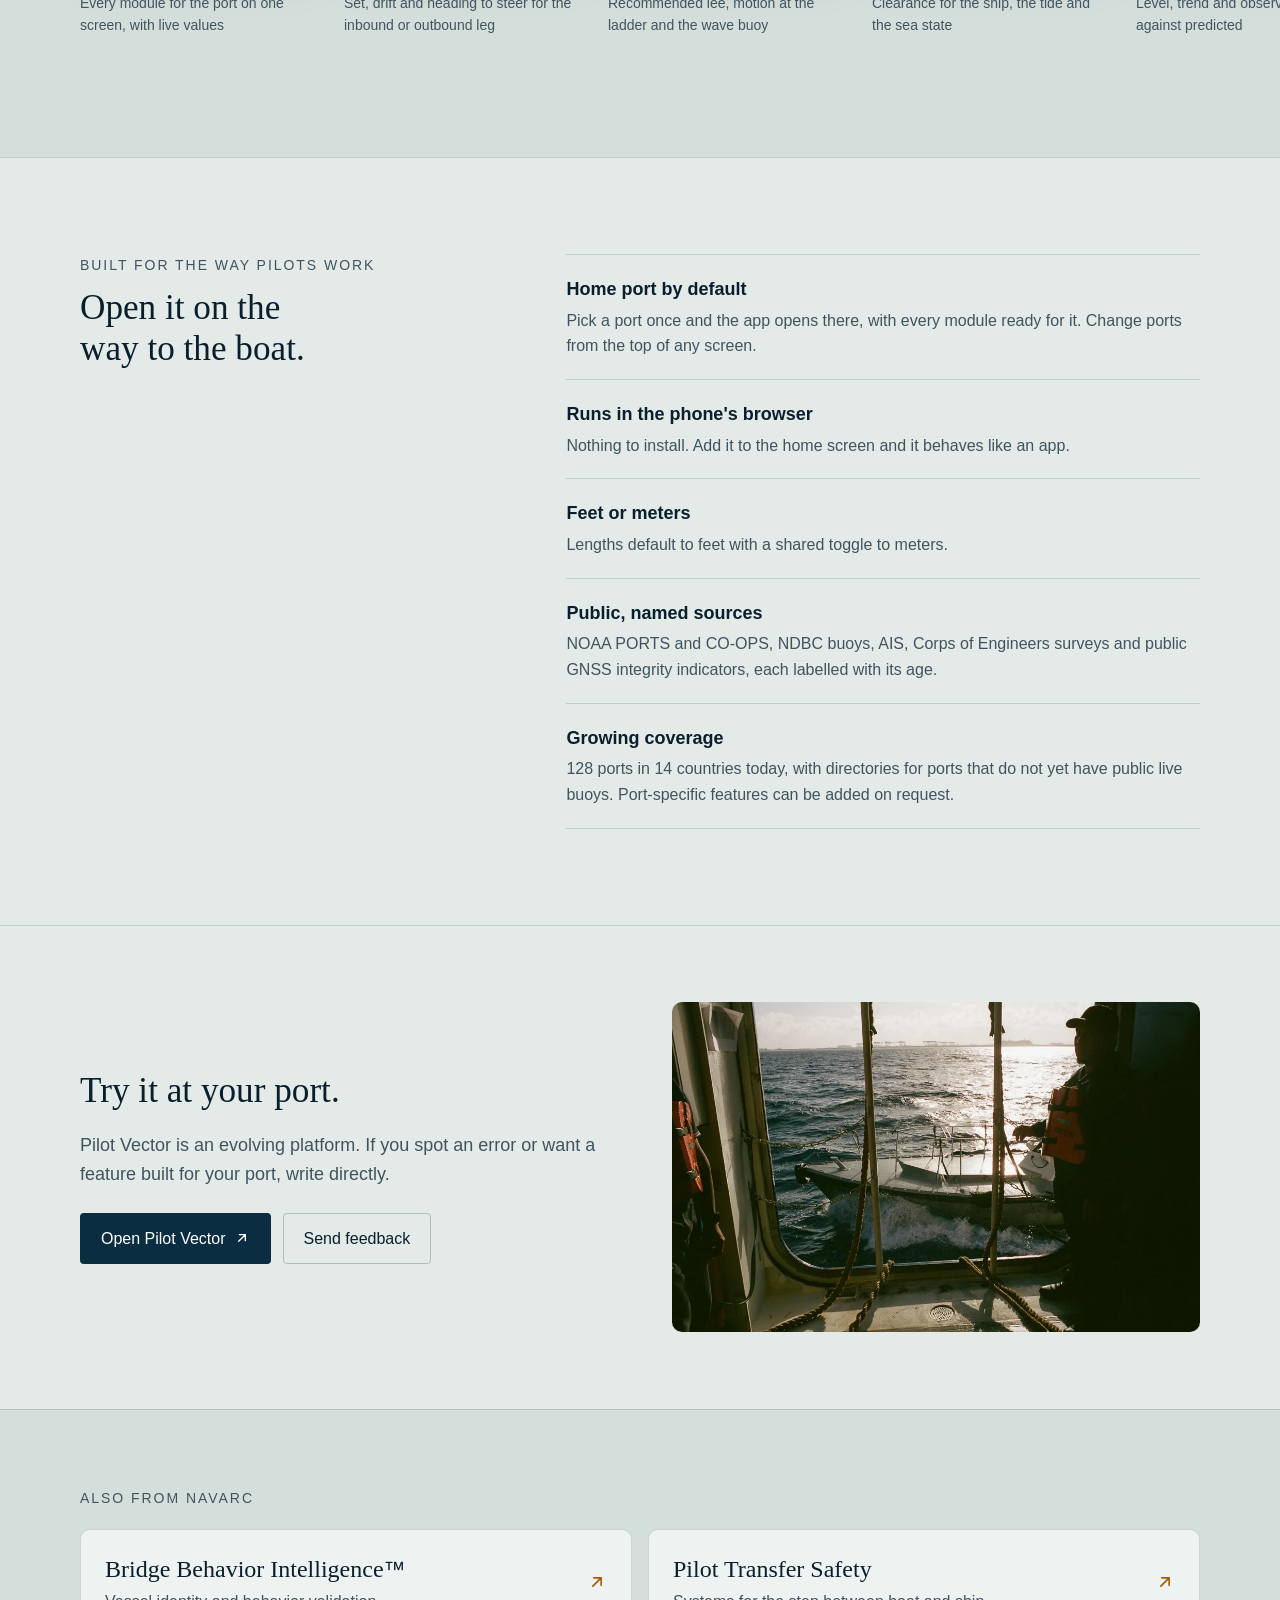
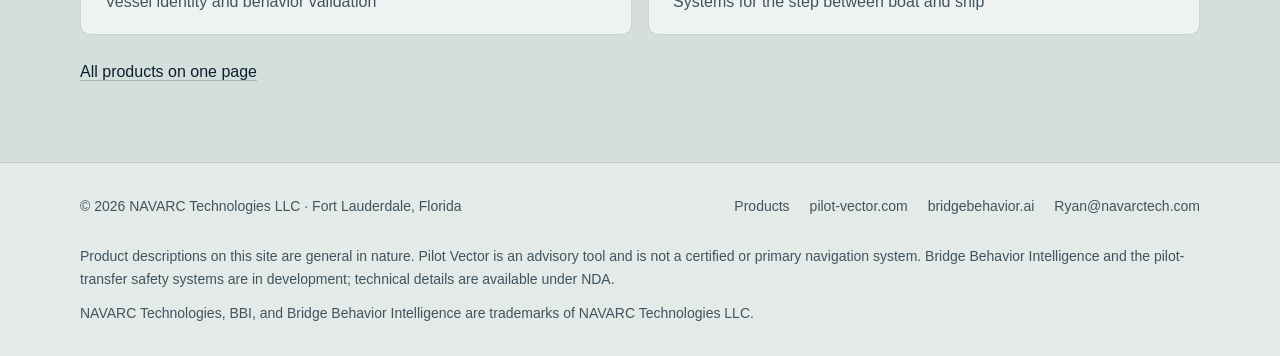
<file: pilot-vector.html>
<!doctype html>
<html lang="en">
  <head>
    <meta charset="utf-8" />
    <meta name="viewport" content="width=device-width, initial-scale=1" />
    <title>Pilot Vector — NAVARC Technologies</title>
    <meta name="description" content="Pilot Vector is an advisory app for harbor pilots: currents, pilot boarding and waves, under-keel clearance, tide, ETA check, traffic, channel depths and GNSS alerts for 128 ports." />
    <meta property="og:title" content="Pilot Vector — NAVARC Technologies" />
    <meta property="og:description" content="Pilot Vector is an advisory app for harbor pilots: currents, pilot boarding and waves, under-keel clearance, tide, ETA check, traffic, channel depths and GNSS alerts for 128 ports." />
    <meta property="og:type" content="website" />
    <meta property="og:url" content="https://www.navarctech.com/pilot-vector.html" />
    <meta property="og:image" content="https://www.navarctech.com/assets/app/home-1.webp" />
    <link rel="icon" href="./assets/navarc-mark.png" type="image/png" />
    <link rel="preconnect" href="https://api.fontshare.com" crossorigin />
    <link href="https://api.fontshare.com/v2/css?f[]=zodiak@400&display=swap" rel="stylesheet" />
    <link href="https://api.fontshare.com/v2/css?f[]=satoshi@400,500,700&display=swap" rel="stylesheet" />
    <link rel="stylesheet" href="./base.css?v=a4fc9810" />
    <link rel="stylesheet" href="./style.css?v=a4fc9810" />
  </head>
  <body>
    <a class="skip-link" href="#main">Skip to content</a>

    <header class="site-header">
      <div class="wrap">
        <nav class="nav nav--left" aria-label="Primary">
          <ul role="list">
<li><a href="./products.html">Products</a></li>
<li><a href="./bbi.html">Bridge Behavior Intelligence</a></li>
<li><a href="./pilot-vector.html" aria-current="page">Pilot Vector</a></li>
          </ul>
        </nav>
        <button class="nav-toggle" aria-label="Open menu" aria-expanded="false" aria-controls="nav-drawer">
          <svg viewBox="0 0 24 24" fill="none" stroke="currentColor" stroke-width="1.75" stroke-linecap="round" aria-hidden="true"><path d="M4 7h16M4 12h16M4 17h16" /></svg>
        </button>
        <a class="brand" href="./index.html" aria-label="NAVARC Technologies, home">
          <img src="./assets/navarc-logo.png" width="900" height="291" alt="NAVARC Technologies" />
          <span class="logo-tm" aria-hidden="true">TM</span>
        </a>
        <nav class="nav nav--right" aria-label="Primary, continued">
          <ul role="list">
<li><a href="./transfer-safety.html">Transfer Safety</a></li>
<li><a href="./index.html#about">About</a></li>
<li><a href="./index.html#contact">Contact</a></li>
          </ul>
        </nav>
      </div>
      <div class="nav-drawer" id="nav-drawer" data-open="false">
        <nav class="wrap" aria-label="Primary, mobile">
          <ul role="list">
<li><a href="./products.html">Products</a></li>
<li><a href="./bbi.html">Bridge Behavior Intelligence</a></li>
<li><a href="./pilot-vector.html" aria-current="page">Pilot Vector</a></li>
<li><a href="./transfer-safety.html">Transfer Safety</a></li>
<li><a href="./index.html#about">About</a></li>
<li><a href="./index.html#contact">Contact</a></li>
          </ul>
        </nav>
      </div>
    </header>

    <main id="main">

      <section class="page-hero page-hero--split">
        <div class="wrap page-hero__grid">
          <div>
            <p class="eyebrow">Product line 02</p>
            <h1 class="page-hero__name">Pilot Vector</h1>
            <p class="product__status product__status--live">Live at pilot-vector.com</p>
            <p class="page-hero__tag">One place for the numbers a pilot needs before the job.</p>
            <p class="lede">
              Pilot Vector brings port-specific operational information into a single advisory app for harbor
              pilots. Set a home port once and it opens there every time, with the day's conditions laid out
              against the port's own channel geometry and schedule.
            </p>
            <div class="product__actions">
              <a class="btn btn--primary" href="https://www.pilot-vector.com" target="_blank" rel="noopener noreferrer">Open Pilot Vector <svg viewBox="0 0 24 24" fill="none" stroke="currentColor" stroke-width="2" stroke-linecap="round" stroke-linejoin="round" aria-hidden="true"><path d="M7 17 17 7M8 7h9v9"/></svg></a>
              <a class="btn btn--ghost" href="#features">What is in the app</a>
            </div>
            <p class="product__note">
              128 ports in 14 countries. Pilot Vector is an advisory tool that supplements professional judgement.
              It is not a certified or primary navigation system.
            </p>
          </div>
          <div class="hero-phone">
            <figure class="phone"><img src="./assets/app/home-1.webp" width="640" height="1385" alt="The Pilot Vector home screen for Port Everglades showing live currents, boarding conditions and tide" decoding="async" /></figure>
          </div>
        </div>
      </section>

      <section class="plain" id="features" aria-labelledby="pv-features">
        <div class="wrap plain__grid plain__grid--wide">
          <div>
            <p class="eyebrow">What is in the app</p>
            <h2 id="pv-features">Thirteen modules, the important ones first.</h2>
            <p class="muted">Each module has its own pages and settings, saved per port on the device. Values shown here are from Port Everglades.</p>
          </div>
          <ol class="num-list" role="list">
<li><div><strong>Currents · Set and Drift</strong><span>Set, drift and heading to steer along each channel leg, from the port&#x27;s live current stations, with the ship&#x27;s draft and windage taken into account.</span></div></li>
<li><div><strong>Pilot Boarding and Waves</strong><span>Sea state at the boarding ground from the wave buoy, the recommended lee, up-and-down motion at the ladder, and a boarding plan for the sweeping lee.</span></div></li>
<li><div><strong>UKC · Squat</strong><span>Squat, wave motion, tide and under-keel clearance for the vessel and transit, with the ship&#x27;s particulars entered once.</span></div></li>
<li><div><strong>Tide</strong><span>Water level now, next high and low, the trend, and observed level against the prediction.</span></div></li>
<li><div><strong>ETA Check</strong><span>The port schedule compared with each ship&#x27;s AIS ETA and actual position, so a late or early arrival is visible before the boat leaves the dock.</span></div></li>
<li><div><strong>Traffic View Map</strong><span>AIS ships drawn to scale in the approach and harbor, with vessels under way and at anchor distinguished.</span></div></li>
<li><div><strong>Channel Depths</strong><span>Corps of Engineers condition surveys colored for the ship&#x27;s draft and the tide of the moment.</span></div></li>
<li><div><strong>GNSS Spoofing Alerts</strong><span>A watch on public GNSS interference indicators and GPS test notices affecting the port approach.</span></div></li>
<li><div><strong>Weather Stations Map</strong><span>Every live current, tide and weather station on one chart, with what each is reporting now.</span></div></li>
<li><div><strong>Port Guidelines</strong><span>Berth limits, a ship check against them, and the full pilot guidelines for the port.</span></div></li>
<li><div><strong>Bridges · Air Draft</strong><span>Bridge openings, tender numbers and clearance at the tide of the moment.</span></div></li>
<li><div><strong>Live Cameras</strong><span>Harbor and channel camera views where the port makes them available.</span></div></li>
<li><div><strong>Maritime Reporting</strong><span>Emergency contacts for the sector and a way to file incident reports with photos.</span></div></li>
          </ol>
        </div>
      </section>

      <section class="shots-section" aria-labelledby="pv-shots">
        <div class="wrap">
          <p class="eyebrow">Inside the app</p>
          <h2 id="pv-shots">Screens from Pilot Vector at Port Everglades.</h2>
        </div>
        <div class="wrap wrap--bleed">
          <ul class="shots" role="list">
<li><figure class="phone"><img src="./assets/app/home-1.webp" width="640" height="1385" alt="Pilot Vector Home screen for Port Everglades" decoding="async" /></figure><figcaption><strong>Home</strong><span>Every module for the port on one screen, with live values</span></figcaption></li>
<li><figure class="phone"><img src="./assets/app/currents.webp" width="640" height="1385" alt="Pilot Vector Currents screen for Port Everglades" decoding="async" /></figure><figcaption><strong>Currents</strong><span>Set, drift and heading to steer for the inbound or outbound leg</span></figcaption></li>
<li><figure class="phone"><img src="./assets/app/transfer.webp" width="640" height="1385" alt="Pilot Vector Pilot boarding screen for Port Everglades" decoding="async" /></figure><figcaption><strong>Pilot boarding</strong><span>Recommended lee, motion at the ladder and the wave buoy</span></figcaption></li>
<li><figure class="phone"><img src="./assets/app/ukc.webp" width="640" height="1385" alt="Pilot Vector UKC and squat screen for Port Everglades" decoding="async" /></figure><figcaption><strong>UKC and squat</strong><span>Clearance for the ship, the tide and the sea state</span></figcaption></li>
<li><figure class="phone"><img src="./assets/app/tide.webp" width="640" height="1385" alt="Pilot Vector Tide screen for Port Everglades" decoding="async" /></figure><figcaption><strong>Tide</strong><span>Level, trend and observed against predicted</span></figcaption></li>
<li><figure class="phone"><img src="./assets/app/eta.webp" width="640" height="1385" alt="Pilot Vector ETA check screen for Port Everglades" decoding="async" /></figure><figcaption><strong>ETA check</strong><span>Schedule against AIS ETA and position</span></figcaption></li>
<li><figure class="phone"><img src="./assets/app/traffic.webp" width="640" height="1385" alt="Pilot Vector Traffic view screen for Port Everglades" decoding="async" /></figure><figcaption><strong>Traffic view</strong><span>AIS ships drawn to scale in the approach</span></figcaption></li>
<li><figure class="phone"><img src="./assets/app/depths.webp" width="640" height="1385" alt="Pilot Vector Channel depths screen for Port Everglades" decoding="async" /></figure><figcaption><strong>Channel depths</strong><span>Condition surveys colored for draft and tide</span></figcaption></li>
<li><figure class="phone"><img src="./assets/app/navguard.webp" width="640" height="1385" alt="Pilot Vector GNSS alerts screen for Port Everglades" decoding="async" /></figure><figcaption><strong>GNSS alerts</strong><span>Interference indicators for the approach</span></figcaption></li>
          </ul>
        </div>
      </section>

      <section class="plain" aria-labelledby="pv-how">
        <div class="wrap plain__grid">
          <div>
            <p class="eyebrow">Built for the way pilots work</p>
            <h2 id="pv-how">Open it on the way to the boat.</h2>
          </div>
          <ul class="who" role="list">
            <li><strong>Home port by default</strong><span>Pick a port once and the app opens there, with every module ready for it. Change ports from the top of any screen.</span></li>
            <li><strong>Runs in the phone's browser</strong><span>Nothing to install. Add it to the home screen and it behaves like an app.</span></li>
            <li><strong>Feet or meters</strong><span>Lengths default to feet with a shared toggle to meters.</span></li>
            <li><strong>Public, named sources</strong><span>NOAA PORTS and CO-OPS, NDBC buoys, AIS, Corps of Engineers surveys and public GNSS integrity indicators, each labelled with its age.</span></li>
            <li><strong>Growing coverage</strong><span>128 ports in 14 countries today, with directories for ports that do not yet have public live buoys. Port-specific features can be added on request.</span></li>
          </ul>
        </div>
      </section>

      <section class="cta-band cta-band--photo">
        <div class="wrap cta-band__grid">
          <div>
            <h2>Try it at your port.</h2>
            <p class="muted">Pilot Vector is an evolving platform. If you spot an error or want a feature built for your port, write directly.</p>
            <div class="product__actions">
              <a class="btn btn--primary" href="https://www.pilot-vector.com" target="_blank" rel="noopener noreferrer">Open Pilot Vector <svg viewBox="0 0 24 24" fill="none" stroke="currentColor" stroke-width="2" stroke-linecap="round" stroke-linejoin="round" aria-hidden="true"><path d="M7 17 17 7M8 7h9v9"/></svg></a>
              <a class="btn btn--ghost" href="mailto:Ryan@navarctech.com?subject=Pilot%20Vector%20feedback">Send feedback</a>
            </div>
          </div>
          <div class="cta-band__media">
            <img src="./assets/boat-outbound.webp" width="1024" height="679" alt="A pilot in the wheelhouse of a pilot boat heading out to sea in low sun" loading="lazy" decoding="async" />
          </div>
        </div>
      </section>

      <section class="more" aria-label="Other products">
        <div class="wrap">
          <p class="eyebrow">Also from NAVARC</p>
          <ul class="more__list" role="list"><li><a href="./bbi.html"><strong>Bridge Behavior Intelligence<sup class="tm">&trade;</sup></strong><span>Vessel identity and behavior validation</span><svg viewBox="0 0 24 24" fill="none" stroke="currentColor" stroke-width="2" stroke-linecap="round" stroke-linejoin="round" aria-hidden="true"><path d="M7 17 17 7M8 7h9v9"/></svg></a></li><li><a href="./transfer-safety.html"><strong>Pilot Transfer Safety</strong><span>Systems for the step between boat and ship</span><svg viewBox="0 0 24 24" fill="none" stroke="currentColor" stroke-width="2" stroke-linecap="round" stroke-linejoin="round" aria-hidden="true"><path d="M7 17 17 7M8 7h9v9"/></svg></a></li></ul>
          <p class="more__all"><a class="text-link" href="./products.html">All products on one page</a></p>
        </div>
      </section>

    </main>

    <footer class="site-footer">
      <div class="wrap">
        <p>© 2026 NAVARC Technologies LLC · Fort Lauderdale, Florida</p>
        <ul role="list">
          <li><a href="./products.html">Products</a></li>
          <li><a href="https://www.pilot-vector.com" target="_blank" rel="noopener noreferrer">pilot-vector.com</a></li>
          <li><a href="https://www.bridgebehavior.ai" target="_blank" rel="noopener noreferrer">bridgebehavior.ai</a></li>
          <li><a href="mailto:Ryan@navarctech.com">Ryan@navarctech.com</a></li>
        </ul>
        <p class="legal">
          Product descriptions on this site are general in nature. Pilot Vector is an advisory tool and is not a
          certified or primary navigation system. Bridge Behavior Intelligence and the pilot-transfer safety
          systems are in development; technical details are available under NDA.
        </p>
        <p class="legal legal--marks">NAVARC Technologies, BBI, and Bridge Behavior Intelligence are trademarks of NAVARC Technologies LLC.</p>
      </div>
    </footer>

    <script>
      (function () {
        var btn = document.querySelector('.nav-toggle');
        var drawer = document.getElementById('nav-drawer');
        if (!btn || !drawer) return;
        function setOpen(open) {
          drawer.setAttribute('data-open', String(open));
          btn.setAttribute('aria-expanded', String(open));
          btn.setAttribute('aria-label', open ? 'Close menu' : 'Open menu');
        }
        btn.addEventListener('click', function () {
          setOpen(drawer.getAttribute('data-open') !== 'true');
        });
        drawer.addEventListener('click', function (e) {
          if (e.target.closest('a')) setOpen(false);
        });
      })();
    </script>
  </body>
</html>
</file>
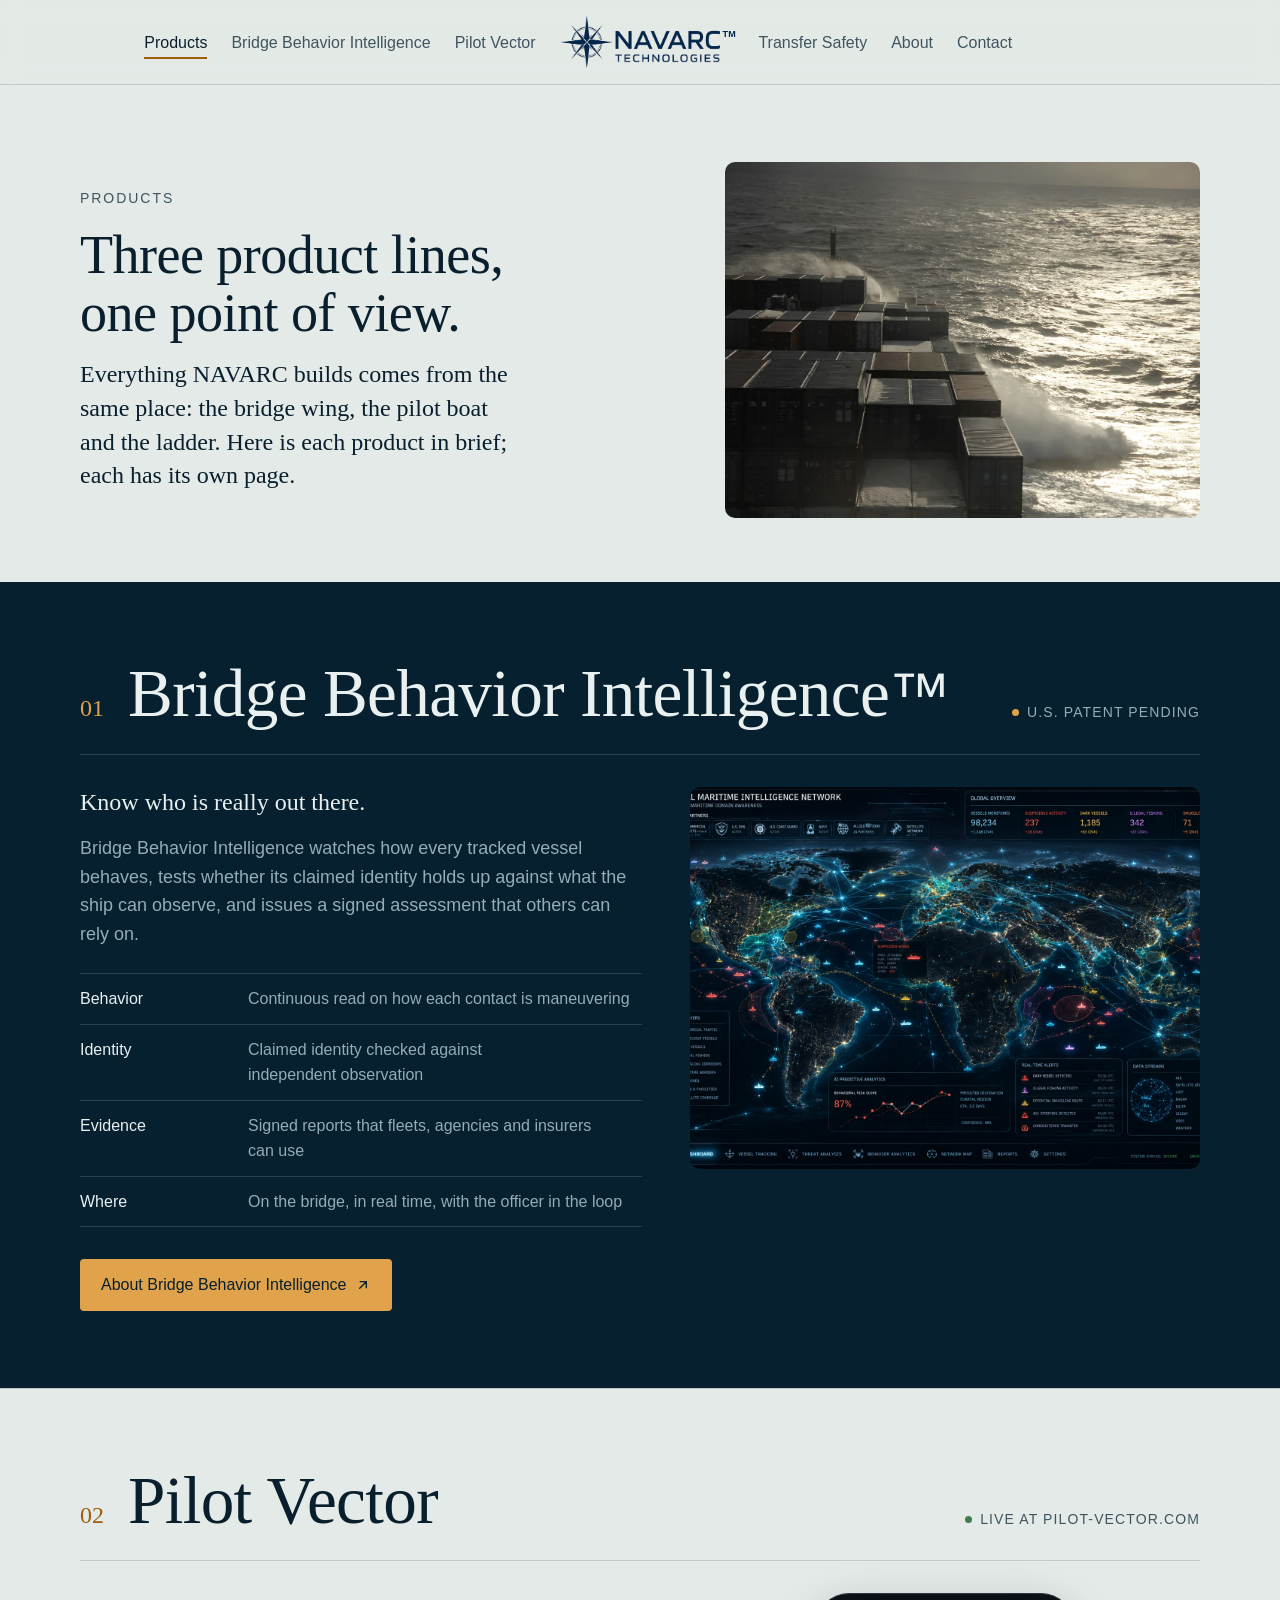
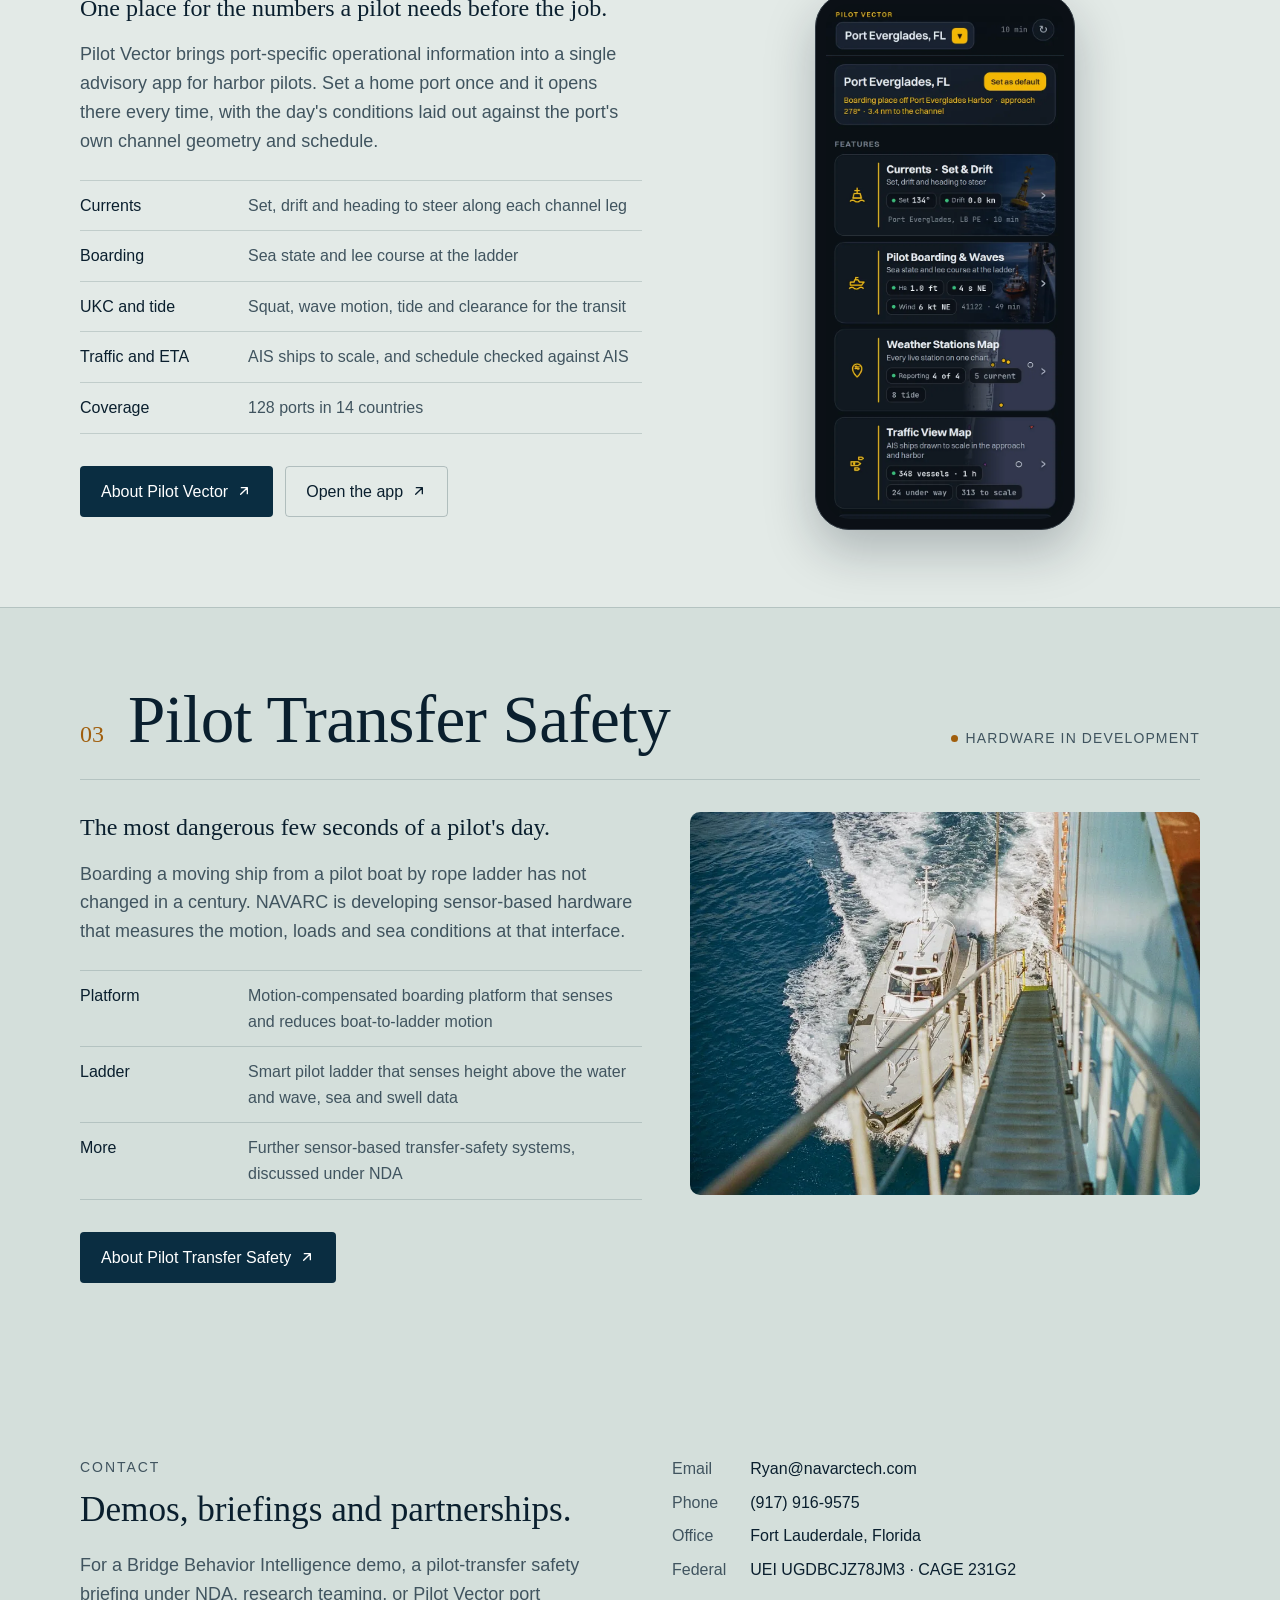
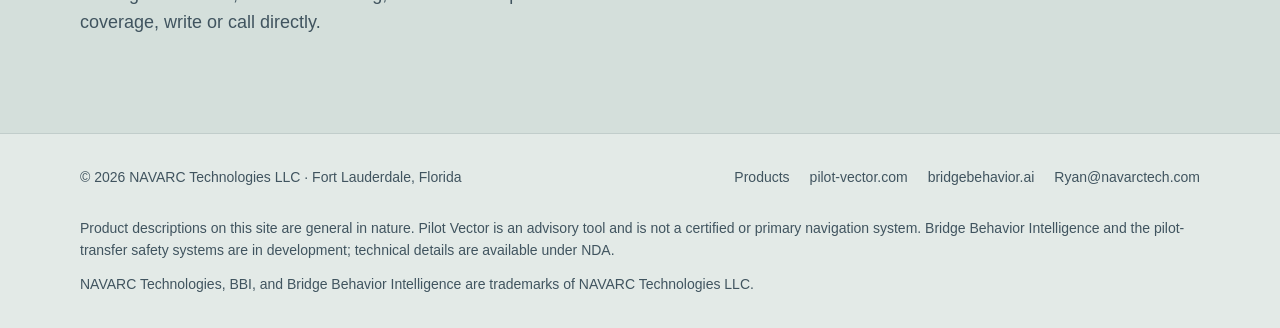
<file: products.html>
<!doctype html>
<html lang="en">
  <head>
    <meta charset="utf-8" />
    <meta name="viewport" content="width=device-width, initial-scale=1" />
    <title>Products — NAVARC Technologies</title>
    <meta name="description" content="Bridge Behavior Intelligence, Pilot Vector and Pilot Transfer Safety: the three NAVARC product lines summarized on one page." />
    <meta property="og:title" content="Products — NAVARC Technologies" />
    <meta property="og:description" content="Bridge Behavior Intelligence, Pilot Vector and Pilot Transfer Safety: the three NAVARC product lines summarized on one page." />
    <meta property="og:type" content="website" />
    <meta property="og:url" content="https://www.navarctech.com/products.html" />
    <meta property="og:image" content="https://www.navarctech.com/assets/containers-sea.webp" />
    <link rel="icon" href="./assets/navarc-mark.png" type="image/png" />
    <link rel="preconnect" href="https://api.fontshare.com" crossorigin />
    <link href="https://api.fontshare.com/v2/css?f[]=zodiak@400&display=swap" rel="stylesheet" />
    <link href="https://api.fontshare.com/v2/css?f[]=satoshi@400,500,700&display=swap" rel="stylesheet" />
    <link rel="stylesheet" href="./base.css?v=a4fc9810" />
    <link rel="stylesheet" href="./style.css?v=a4fc9810" />
  </head>
  <body>
    <a class="skip-link" href="#main">Skip to content</a>

    <header class="site-header">
      <div class="wrap">
        <nav class="nav nav--left" aria-label="Primary">
          <ul role="list">
<li><a href="./products.html" aria-current="page">Products</a></li>
<li><a href="./bbi.html">Bridge Behavior Intelligence</a></li>
<li><a href="./pilot-vector.html">Pilot Vector</a></li>
          </ul>
        </nav>
        <button class="nav-toggle" aria-label="Open menu" aria-expanded="false" aria-controls="nav-drawer">
          <svg viewBox="0 0 24 24" fill="none" stroke="currentColor" stroke-width="1.75" stroke-linecap="round" aria-hidden="true"><path d="M4 7h16M4 12h16M4 17h16" /></svg>
        </button>
        <a class="brand" href="./index.html" aria-label="NAVARC Technologies, home">
          <img src="./assets/navarc-logo.png" width="900" height="291" alt="NAVARC Technologies" />
          <span class="logo-tm" aria-hidden="true">TM</span>
        </a>
        <nav class="nav nav--right" aria-label="Primary, continued">
          <ul role="list">
<li><a href="./transfer-safety.html">Transfer Safety</a></li>
<li><a href="./index.html#about">About</a></li>
<li><a href="./index.html#contact">Contact</a></li>
          </ul>
        </nav>
      </div>
      <div class="nav-drawer" id="nav-drawer" data-open="false">
        <nav class="wrap" aria-label="Primary, mobile">
          <ul role="list">
<li><a href="./products.html" aria-current="page">Products</a></li>
<li><a href="./bbi.html">Bridge Behavior Intelligence</a></li>
<li><a href="./pilot-vector.html">Pilot Vector</a></li>
<li><a href="./transfer-safety.html">Transfer Safety</a></li>
<li><a href="./index.html#about">About</a></li>
<li><a href="./index.html#contact">Contact</a></li>
          </ul>
        </nav>
      </div>
    </header>

    <main id="main">

      <section class="page-hero page-hero--split">
        <div class="wrap page-hero__grid">
          <div>
            <p class="eyebrow">Products</p>
            <h1>Three product lines, one point of view.</h1>
            <p class="lede">
              Everything NAVARC builds comes from the same place: the bridge wing, the pilot boat and the ladder.
              Here is each product in brief; each has its own page.
            </p>
          </div>
          <div class="page-hero__media">
            <img src="./assets/containers-sea.webp" width="1024" height="679" alt="The view from a container ship&#x27;s bridge over the deck cargo as spray breaks over the bow in a heavy sea" fetchpriority="high" />
          </div>
        </div>
      </section>

      <article class="prow prow--dark" aria-labelledby="sum-bbi">
        <div class="wrap">
          <header class="prow__head">
            <span class="prow__num">01</span>
            <h2 id="sum-bbi" class="prow__title">Bridge Behavior Intelligence<sup class="tm">&trade;</sup></h2>
            <p class="product__status">U.S. patent pending</p>
          </header>
          <div class="prow__grid">
            <div>
              <p class="prow__tag">Know who is really out there.</p>
              <p class="muted">
                Bridge Behavior Intelligence watches how every tracked vessel behaves, tests whether its claimed
                identity holds up against what the ship can observe, and issues a signed assessment that others can
                rely on.
              </p>
              <ul class="feature-list feature-list--dark" role="list">
                <li><strong>Behavior</strong><span>Continuous read on how each contact is maneuvering</span></li>
                <li><strong>Identity</strong><span>Claimed identity checked against independent observation</span></li>
                <li><strong>Evidence</strong><span>Signed reports that fleets, agencies and insurers can use</span></li>
                <li><strong>Where</strong><span>On the bridge, in real time, with the officer in the loop</span></li>
              </ul>
              <div class="product__actions">
                <a class="btn btn--on-dark" href="./bbi.html">About Bridge Behavior Intelligence <svg viewBox="0 0 24 24" fill="none" stroke="currentColor" stroke-width="2" stroke-linecap="round" stroke-linejoin="round" aria-hidden="true"><path d="M7 17 17 7M8 7h9v9"/></svg></a>
              </div>
            </div>
            <div class="prow__media">
              <img src="./assets/bbi-network.webp" width="1024" height="679" alt="Illustrative concept: a global maritime picture with vessel tracks, flagged contacts and behavior scores overlaid on a night map of the world" loading="lazy" decoding="async" />
            </div>
          </div>
        </div>
      </article>

      <article class="prow" aria-labelledby="sum-pv">
        <div class="wrap">
          <header class="prow__head">
            <span class="prow__num">02</span>
            <h2 id="sum-pv" class="prow__title">Pilot Vector</h2>
            <p class="product__status product__status--live">Live at pilot-vector.com</p>
          </header>
          <div class="prow__grid">
            <div>
              <p class="prow__tag">One place for the numbers a pilot needs before the job.</p>
              <p class="muted">
                Pilot Vector brings port-specific operational information into a single advisory app for harbor
                pilots. Set a home port once and it opens there every time, with the day's conditions laid out
                against the port's own channel geometry and schedule.
              </p>
              <ul class="feature-list" role="list">
                <li><strong>Currents</strong><span>Set, drift and heading to steer along each channel leg</span></li>
                <li><strong>Boarding</strong><span>Sea state and lee course at the ladder</span></li>
                <li><strong>UKC and tide</strong><span>Squat, wave motion, tide and clearance for the transit</span></li>
                <li><strong>Traffic and ETA</strong><span>AIS ships to scale, and schedule checked against AIS</span></li>
                <li><strong>Coverage</strong><span>128 ports in 14 countries</span></li>
              </ul>
              <div class="product__actions">
                <a class="btn btn--primary" href="./pilot-vector.html">About Pilot Vector <svg viewBox="0 0 24 24" fill="none" stroke="currentColor" stroke-width="2" stroke-linecap="round" stroke-linejoin="round" aria-hidden="true"><path d="M7 17 17 7M8 7h9v9"/></svg></a>
                <a class="btn btn--ghost" href="https://www.pilot-vector.com" target="_blank" rel="noopener noreferrer">Open the app <svg viewBox="0 0 24 24" fill="none" stroke="currentColor" stroke-width="2" stroke-linecap="round" stroke-linejoin="round" aria-hidden="true"><path d="M7 17 17 7M8 7h9v9"/></svg></a>
              </div>
            </div>
            <div class="prow__media prow__media--phone">
              <figure class="phone"><img src="./assets/app/home-1.webp" width="640" height="1385" alt="The Pilot Vector home screen for Port Everglades showing live currents, boarding conditions and tide" loading="lazy" decoding="async" /></figure>
            </div>
          </div>
        </div>
      </article>

      <article class="prow prow--offset" aria-labelledby="sum-safety">
        <div class="wrap">
          <header class="prow__head">
            <span class="prow__num">03</span>
            <h2 id="sum-safety" class="prow__title">Pilot Transfer Safety</h2>
            <p class="product__status">Hardware in development</p>
          </header>
          <div class="prow__grid">
            <div>
              <p class="prow__tag">The most dangerous few seconds of a pilot's day.</p>
              <p class="muted">
                Boarding a moving ship from a pilot boat by rope ladder has not changed in a century. NAVARC is
                developing sensor-based hardware that measures the motion, loads and sea conditions at that interface.
              </p>
              <ul class="feature-list" role="list">
                <li><strong>Platform</strong><span>Motion-compensated boarding platform that senses and reduces boat-to-ladder motion</span></li>
                <li><strong>Ladder</strong><span>Smart pilot ladder that senses height above the water and wave, sea and swell data</span></li>
                <li><strong>More</strong><span>Further sensor-based transfer-safety systems, discussed under NDA</span></li>
              </ul>
              <div class="product__actions">
                <a class="btn btn--primary" href="./transfer-safety.html">About Pilot Transfer Safety <svg viewBox="0 0 24 24" fill="none" stroke="currentColor" stroke-width="2" stroke-linecap="round" stroke-linejoin="round" aria-hidden="true"><path d="M7 17 17 7M8 7h9v9"/></svg></a>
              </div>
            </div>
            <div class="prow__media">
              <img src="./assets/boat-from-gangway.webp" width="1024" height="679" alt="Looking down the accommodation ladder of a ship at a pilot boat running alongside in blue water" loading="lazy" decoding="async" />
            </div>
          </div>
        </div>
      </article>

      <section class="contact" id="contact" aria-labelledby="contact-title">
        <div class="wrap contact__grid">
          <div>
            <p class="eyebrow">Contact</p>
            <h2 id="contact-title">Demos, briefings and partnerships.</h2>
            <p class="muted">
              For a Bridge Behavior Intelligence demo, a pilot-transfer safety briefing under NDA, research teaming,
              or Pilot Vector port coverage, write or call directly.
            </p>
          </div>
          <dl>
            <dt>Email</dt>
            <dd><a href="mailto:Ryan@navarctech.com">Ryan@navarctech.com</a></dd>
            <dt>Phone</dt>
            <dd><a href="tel:+19179169575">(917) 916-9575</a></dd>
            <dt>Office</dt>
            <dd>Fort Lauderdale, Florida</dd>
            <dt>Federal</dt>
            <dd>UEI UGDBCJZ78JM3 · CAGE 231G2</dd>
          </dl>
        </div>
      </section>

    </main>

    <footer class="site-footer">
      <div class="wrap">
        <p>© 2026 NAVARC Technologies LLC · Fort Lauderdale, Florida</p>
        <ul role="list">
          <li><a href="./products.html">Products</a></li>
          <li><a href="https://www.pilot-vector.com" target="_blank" rel="noopener noreferrer">pilot-vector.com</a></li>
          <li><a href="https://www.bridgebehavior.ai" target="_blank" rel="noopener noreferrer">bridgebehavior.ai</a></li>
          <li><a href="mailto:Ryan@navarctech.com">Ryan@navarctech.com</a></li>
        </ul>
        <p class="legal">
          Product descriptions on this site are general in nature. Pilot Vector is an advisory tool and is not a
          certified or primary navigation system. Bridge Behavior Intelligence and the pilot-transfer safety
          systems are in development; technical details are available under NDA.
        </p>
        <p class="legal legal--marks">NAVARC Technologies, BBI, and Bridge Behavior Intelligence are trademarks of NAVARC Technologies LLC.</p>
      </div>
    </footer>

    <script>
      (function () {
        var btn = document.querySelector('.nav-toggle');
        var drawer = document.getElementById('nav-drawer');
        if (!btn || !drawer) return;
        function setOpen(open) {
          drawer.setAttribute('data-open', String(open));
          btn.setAttribute('aria-expanded', String(open));
          btn.setAttribute('aria-label', open ? 'Close menu' : 'Open menu');
        }
        btn.addEventListener('click', function () {
          setOpen(drawer.getAttribute('data-open') !== 'true');
        });
        drawer.addEventListener('click', function (e) {
          if (e.target.closest('a')) setOpen(false);
        });
      })();
    </script>
  </body>
</html>
</file>
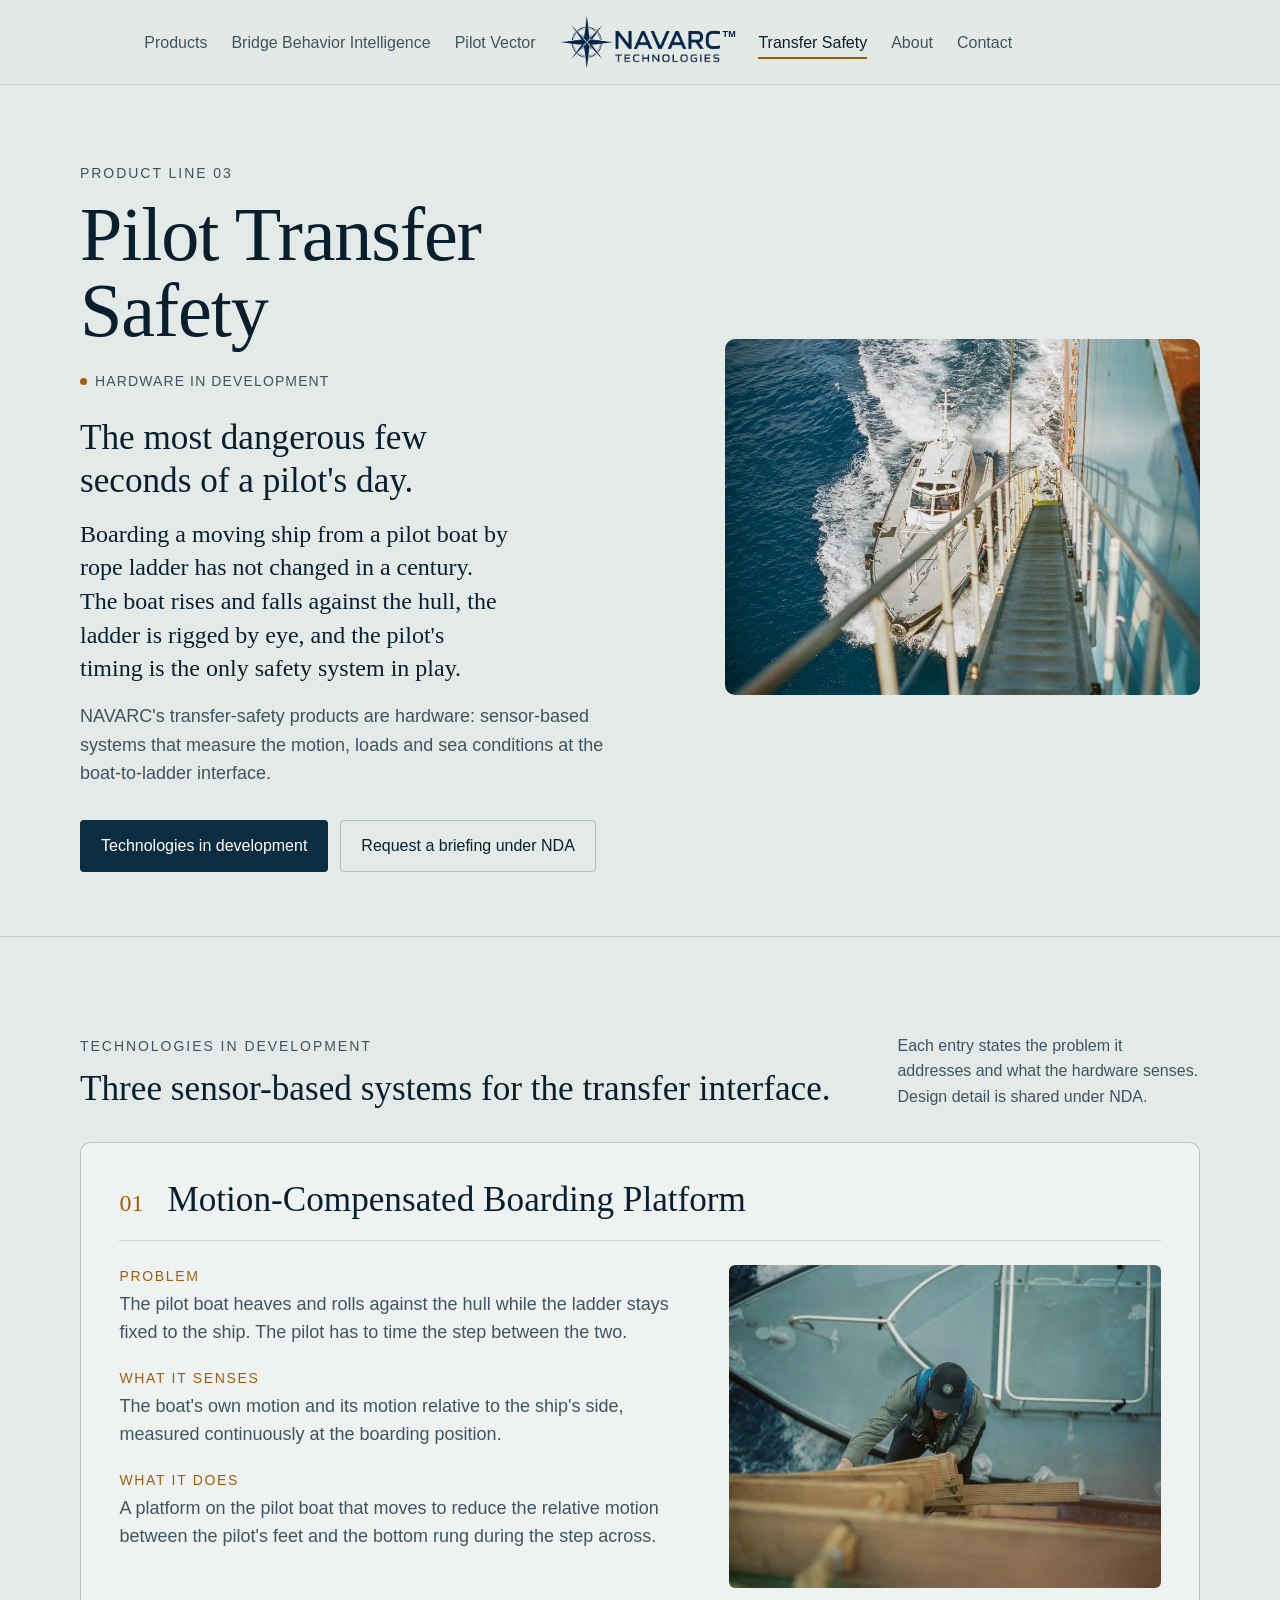
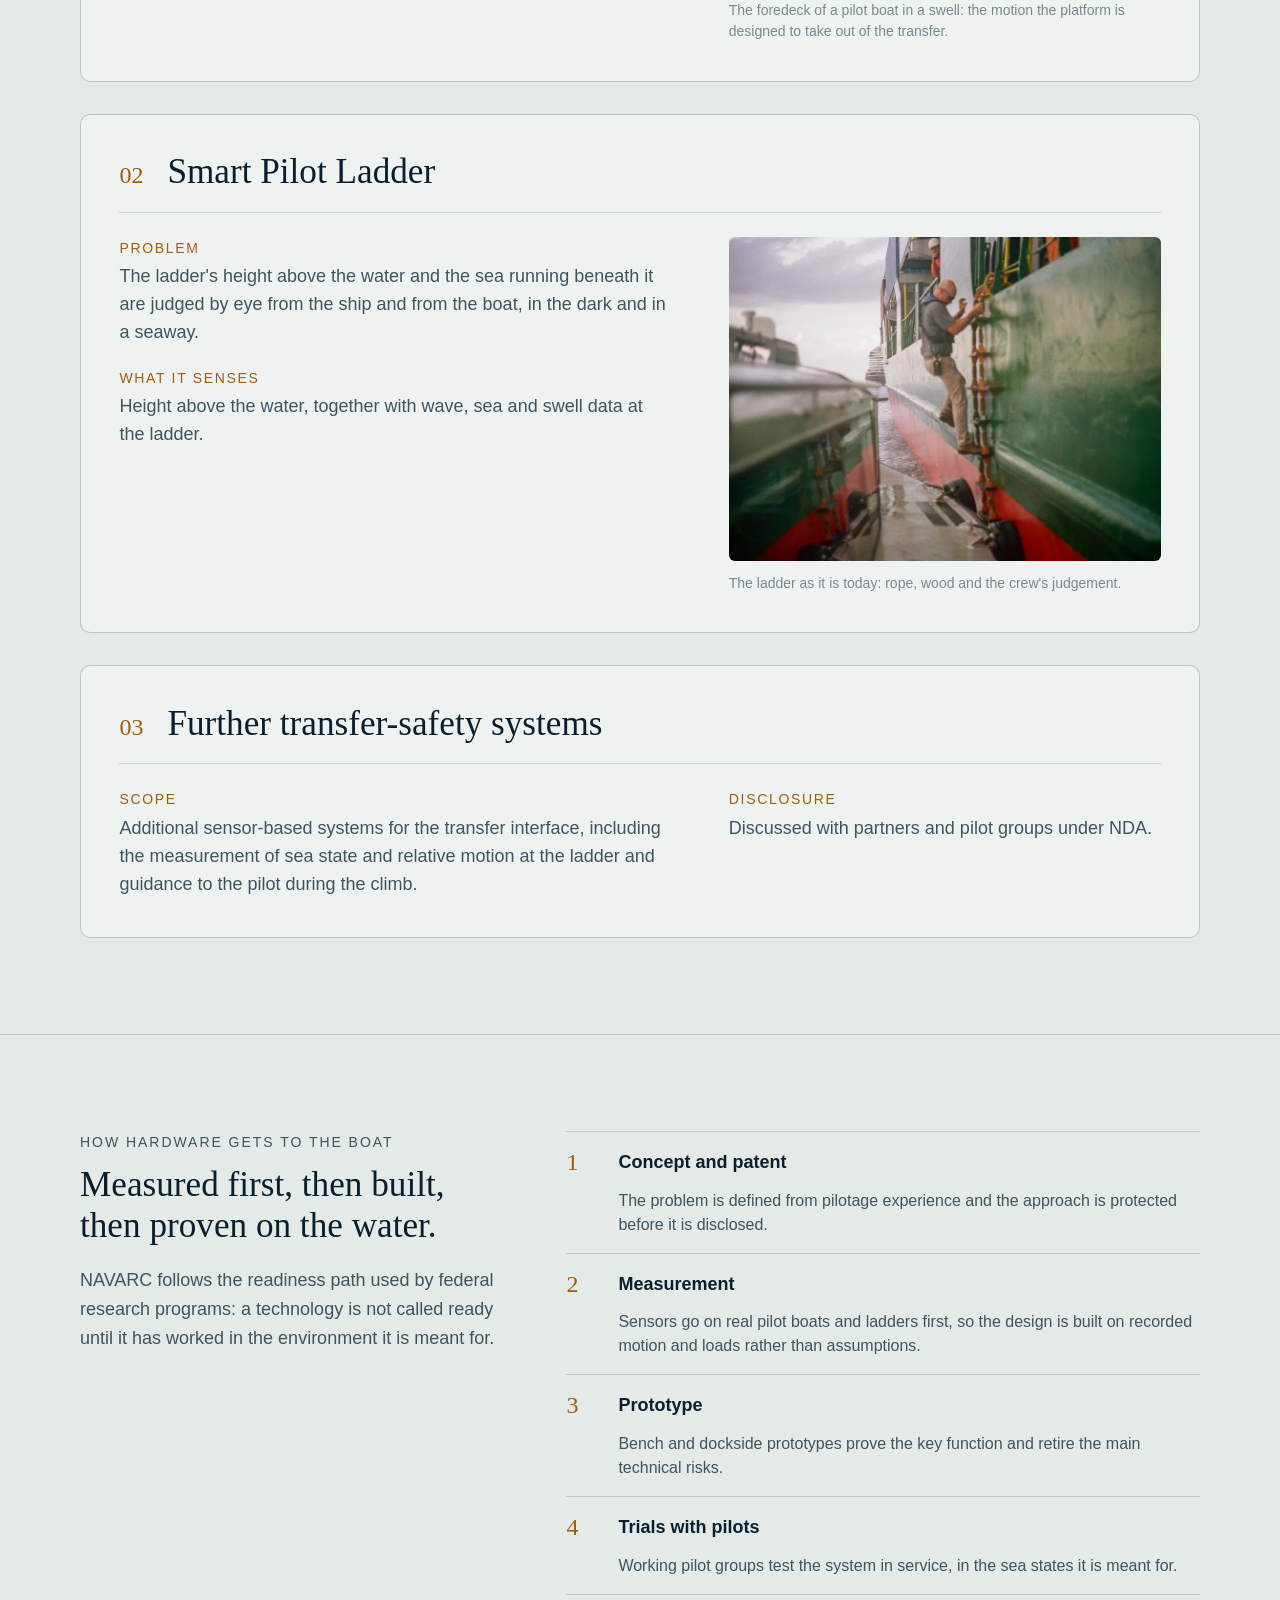
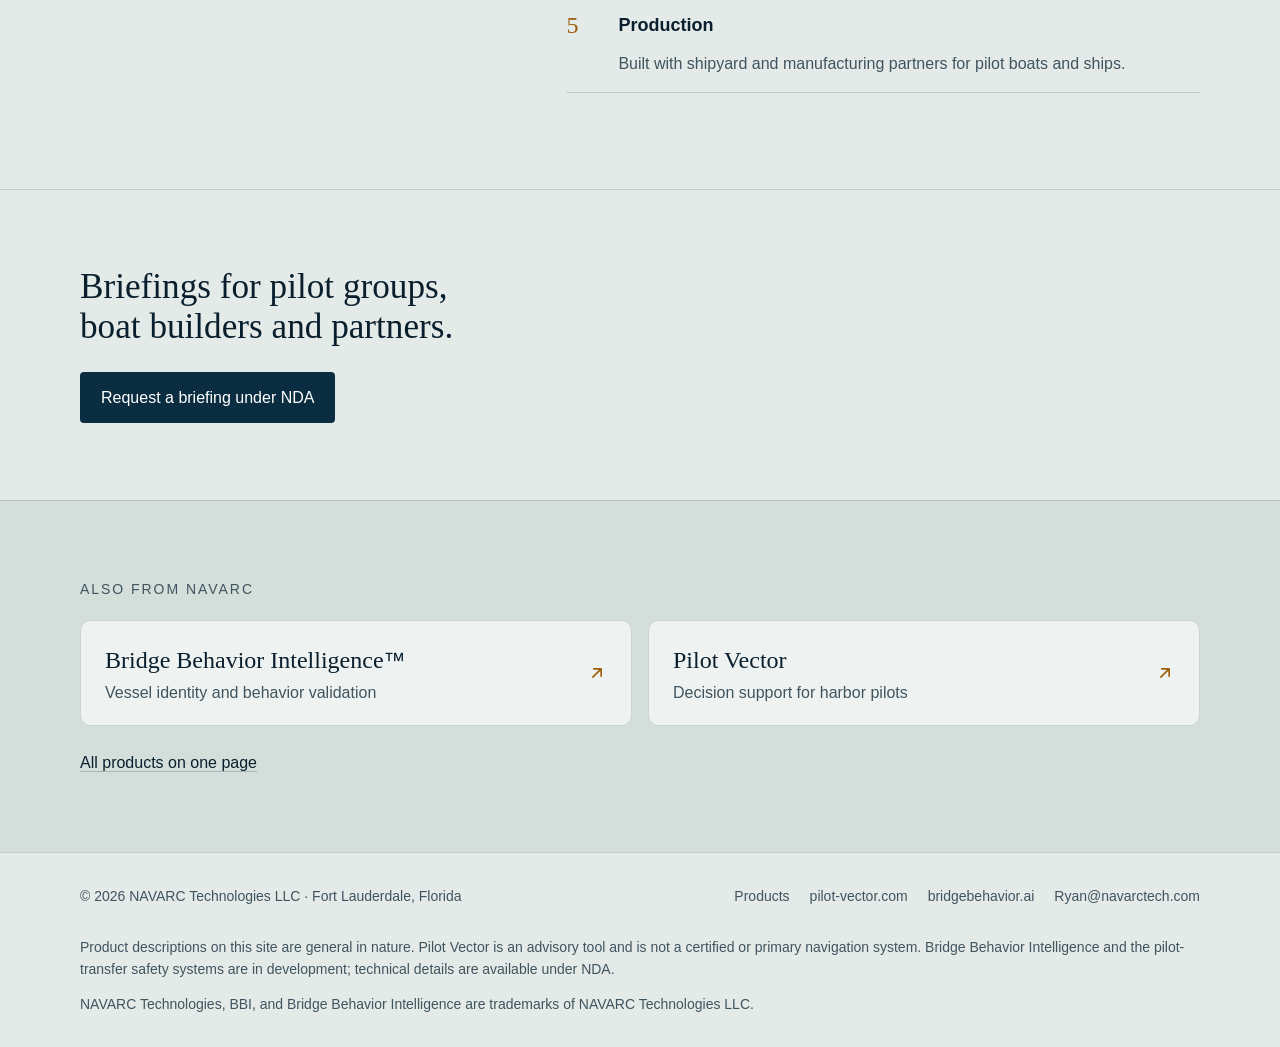
<file: transfer-safety.html>
<!doctype html>
<html lang="en">
  <head>
    <meta charset="utf-8" />
    <meta name="viewport" content="width=device-width, initial-scale=1" />
    <title>Pilot Transfer Safety — NAVARC Technologies</title>
    <meta name="description" content="NAVARC is developing sensor-based hardware for pilot transfer: a motion-compensated boarding platform, a smart pilot ladder and further systems that measure and act on the boat-to-ladder interface." />
    <meta property="og:title" content="Pilot Transfer Safety — NAVARC Technologies" />
    <meta property="og:description" content="NAVARC is developing sensor-based hardware for pilot transfer: a motion-compensated boarding platform, a smart pilot ladder and further systems that measure and act on the boat-to-ladder interface." />
    <meta property="og:type" content="website" />
    <meta property="og:url" content="https://www.navarctech.com/transfer-safety.html" />
    <meta property="og:image" content="https://www.navarctech.com/assets/boat-from-gangway.webp" />
    <link rel="icon" href="./assets/navarc-mark.png" type="image/png" />
    <link rel="preconnect" href="https://api.fontshare.com" crossorigin />
    <link href="https://api.fontshare.com/v2/css?f[]=zodiak@400&display=swap" rel="stylesheet" />
    <link href="https://api.fontshare.com/v2/css?f[]=satoshi@400,500,700&display=swap" rel="stylesheet" />
    <link rel="stylesheet" href="./base.css?v=a4fc9810" />
    <link rel="stylesheet" href="./style.css?v=a4fc9810" />
  </head>
  <body>
    <a class="skip-link" href="#main">Skip to content</a>

    <header class="site-header">
      <div class="wrap">
        <nav class="nav nav--left" aria-label="Primary">
          <ul role="list">
<li><a href="./products.html">Products</a></li>
<li><a href="./bbi.html">Bridge Behavior Intelligence</a></li>
<li><a href="./pilot-vector.html">Pilot Vector</a></li>
          </ul>
        </nav>
        <button class="nav-toggle" aria-label="Open menu" aria-expanded="false" aria-controls="nav-drawer">
          <svg viewBox="0 0 24 24" fill="none" stroke="currentColor" stroke-width="1.75" stroke-linecap="round" aria-hidden="true"><path d="M4 7h16M4 12h16M4 17h16" /></svg>
        </button>
        <a class="brand" href="./index.html" aria-label="NAVARC Technologies, home">
          <img src="./assets/navarc-logo.png" width="900" height="291" alt="NAVARC Technologies" />
          <span class="logo-tm" aria-hidden="true">TM</span>
        </a>
        <nav class="nav nav--right" aria-label="Primary, continued">
          <ul role="list">
<li><a href="./transfer-safety.html" aria-current="page">Transfer Safety</a></li>
<li><a href="./index.html#about">About</a></li>
<li><a href="./index.html#contact">Contact</a></li>
          </ul>
        </nav>
      </div>
      <div class="nav-drawer" id="nav-drawer" data-open="false">
        <nav class="wrap" aria-label="Primary, mobile">
          <ul role="list">
<li><a href="./products.html">Products</a></li>
<li><a href="./bbi.html">Bridge Behavior Intelligence</a></li>
<li><a href="./pilot-vector.html">Pilot Vector</a></li>
<li><a href="./transfer-safety.html" aria-current="page">Transfer Safety</a></li>
<li><a href="./index.html#about">About</a></li>
<li><a href="./index.html#contact">Contact</a></li>
          </ul>
        </nav>
      </div>
    </header>

    <main id="main">

      <section class="page-hero page-hero--split">
        <div class="wrap page-hero__grid">
          <div>
            <p class="eyebrow">Product line 03</p>
            <h1 class="page-hero__name">Pilot Transfer Safety</h1>
            <p class="product__status">Hardware in development</p>
            <p class="page-hero__tag">The most dangerous few seconds of a pilot's day.</p>
            <p class="lede">
              Boarding a moving ship from a pilot boat by rope ladder has not changed in a century. The boat rises
              and falls against the hull, the ladder is rigged by eye, and the pilot's timing is the only safety
              system in play.
            </p>
            <p class="muted">
              NAVARC's transfer-safety products are hardware: sensor-based systems that measure the motion, loads
              and sea conditions at the boat-to-ladder interface.
            </p>
            <div class="product__actions">
              <a class="btn btn--primary" href="#technologies">Technologies in development</a>
              <a class="btn btn--ghost" href="mailto:Ryan@navarctech.com?subject=Pilot%20transfer%20safety%20briefing%20(NDA)">Request a briefing under NDA</a>
            </div>
          </div>
          <div class="page-hero__media">
            <img src="./assets/boat-from-gangway.webp" width="1024" height="679" alt="Looking down the accommodation ladder of a ship at a pilot boat running alongside in blue water" fetchpriority="high" />
          </div>
        </div>
      </section>

      <section class="tech" id="technologies" aria-labelledby="ts-tech">
        <div class="wrap">
          <div class="cards-head">
            <div>
              <p class="eyebrow">Technologies in development</p>
              <h2 id="ts-tech">Three sensor-based systems for the transfer interface.</h2>
            </div>
            <p class="muted tech__intro">Each entry states the problem it addresses and what the hardware senses. Design detail is shared under NDA.</p>
          </div>

          <ol class="tech__list" role="list">
            <li class="tech__item">
              <header class="tech__head">
                <span class="prow__num">01</span>
                <h3>Motion-Compensated Boarding Platform</h3>
              </header>
              <div class="tech__grid">
                <dl class="tech__facts">
                  <div><dt>Problem</dt><dd>The pilot boat heaves and rolls against the hull while the ladder stays fixed to the ship. The pilot has to time the step between the two.</dd></div>
                  <div><dt>What it senses</dt><dd>The boat's own motion and its motion relative to the ship's side, measured continuously at the boarding position.</dd></div>
                  <div><dt>What it does</dt><dd>A platform on the pilot boat that moves to reduce the relative motion between the pilot's feet and the bottom rung during the step across.</dd></div>
                </dl>
                <div class="tech__media"><img src="./assets/ladder-handling.webp" width="1024" height="679" alt="A deckhand on the foredeck of a pilot boat handling a wooden pilot ladder in a swell" loading="lazy" decoding="async" /><figcaption>The foredeck of a pilot boat in a swell: the motion the platform is designed to take out of the transfer.</figcaption></div>
              </div>
            </li>

            <li class="tech__item">
              <header class="tech__head">
                <span class="prow__num">02</span>
                <h3>Smart Pilot Ladder</h3>
              </header>
              <div class="tech__grid">
                <dl class="tech__facts">
                  <div><dt>Problem</dt><dd>The ladder's height above the water and the sea running beneath it are judged by eye from the ship and from the boat, in the dark and in a seaway.</dd></div>
                  <div><dt>What it senses</dt><dd>Height above the water, together with wave, sea and swell data at the ladder.</dd></div>
                </dl>
                <div class="tech__media"><img src="./assets/ladder-green.webp" width="1024" height="679" alt="A pilot stepping from a pilot boat onto a rope ladder rigged against a green hull" loading="lazy" decoding="async" /><figcaption>The ladder as it is today: rope, wood and the crew's judgement.</figcaption></div>
              </div>
            </li>

            <li class="tech__item tech__item--nomedia">
              <header class="tech__head">
                <span class="prow__num">03</span>
                <h3>Further transfer-safety systems</h3>
              </header>
              <div class="tech__grid">
                <dl class="tech__facts">
                  <div><dt>Scope</dt><dd>Additional sensor-based systems for the transfer interface, including the measurement of sea state and relative motion at the ladder and guidance to the pilot during the climb.</dd></div>
                  <div><dt>Disclosure</dt><dd>Discussed with partners and pilot groups under NDA.</dd></div>
                </dl>
              </div>
            </li>
          </ol>
        </div>
      </section>

      <section class="plain" aria-labelledby="ts-path">
        <div class="wrap plain__grid">
          <div>
            <p class="eyebrow">How hardware gets to the boat</p>
            <h2 id="ts-path">Measured first, then built, then proven on the water.</h2>
            <p class="muted">NAVARC follows the readiness path used by federal research programs: a technology is not called ready until it has worked in the environment it is meant for.</p>
          </div>
          <ol class="path" role="list">
            <li><strong>Concept and patent</strong><span>The problem is defined from pilotage experience and the approach is protected before it is disclosed.</span></li>
            <li><strong>Measurement</strong><span>Sensors go on real pilot boats and ladders first, so the design is built on recorded motion and loads rather than assumptions.</span></li>
            <li><strong>Prototype</strong><span>Bench and dockside prototypes prove the key function and retire the main technical risks.</span></li>
            <li><strong>Trials with pilots</strong><span>Working pilot groups test the system in service, in the sea states it is meant for.</span></li>
            <li><strong>Production</strong><span>Built with shipyard and manufacturing partners for pilot boats and ships.</span></li>
          </ol>
        </div>
      </section>

      <section class="cta-band">
        <div class="wrap">
          <h2>Briefings for pilot groups, boat builders and partners.</h2>
          <div class="product__actions">
            <a class="btn btn--primary" href="mailto:Ryan@navarctech.com?subject=Pilot%20transfer%20safety%20briefing%20(NDA)">Request a briefing under NDA</a>
          </div>
        </div>
      </section>

      <section class="more" aria-label="Other products">
        <div class="wrap">
          <p class="eyebrow">Also from NAVARC</p>
          <ul class="more__list" role="list"><li><a href="./bbi.html"><strong>Bridge Behavior Intelligence<sup class="tm">&trade;</sup></strong><span>Vessel identity and behavior validation</span><svg viewBox="0 0 24 24" fill="none" stroke="currentColor" stroke-width="2" stroke-linecap="round" stroke-linejoin="round" aria-hidden="true"><path d="M7 17 17 7M8 7h9v9"/></svg></a></li><li><a href="./pilot-vector.html"><strong>Pilot Vector</strong><span>Decision support for harbor pilots</span><svg viewBox="0 0 24 24" fill="none" stroke="currentColor" stroke-width="2" stroke-linecap="round" stroke-linejoin="round" aria-hidden="true"><path d="M7 17 17 7M8 7h9v9"/></svg></a></li></ul>
          <p class="more__all"><a class="text-link" href="./products.html">All products on one page</a></p>
        </div>
      </section>

    </main>

    <footer class="site-footer">
      <div class="wrap">
        <p>© 2026 NAVARC Technologies LLC · Fort Lauderdale, Florida</p>
        <ul role="list">
          <li><a href="./products.html">Products</a></li>
          <li><a href="https://www.pilot-vector.com" target="_blank" rel="noopener noreferrer">pilot-vector.com</a></li>
          <li><a href="https://www.bridgebehavior.ai" target="_blank" rel="noopener noreferrer">bridgebehavior.ai</a></li>
          <li><a href="mailto:Ryan@navarctech.com">Ryan@navarctech.com</a></li>
        </ul>
        <p class="legal">
          Product descriptions on this site are general in nature. Pilot Vector is an advisory tool and is not a
          certified or primary navigation system. Bridge Behavior Intelligence and the pilot-transfer safety
          systems are in development; technical details are available under NDA.
        </p>
        <p class="legal legal--marks">NAVARC Technologies, BBI, and Bridge Behavior Intelligence are trademarks of NAVARC Technologies LLC.</p>
      </div>
    </footer>

    <script>
      (function () {
        var btn = document.querySelector('.nav-toggle');
        var drawer = document.getElementById('nav-drawer');
        if (!btn || !drawer) return;
        function setOpen(open) {
          drawer.setAttribute('data-open', String(open));
          btn.setAttribute('aria-expanded', String(open));
          btn.setAttribute('aria-label', open ? 'Close menu' : 'Open menu');
        }
        btn.addEventListener('click', function () {
          setOpen(drawer.getAttribute('data-open') !== 'true');
        });
        drawer.addEventListener('click', function (e) {
          if (e.target.closest('a')) setOpen(false);
        });
      })();
    </script>
  </body>
</html>
</file>
<file: base.css>
*,
*::before,
*::after {
  box-sizing: border-box;
  margin: 0;
  padding: 0;
}

html {
  -moz-text-size-adjust: none;
  -webkit-text-size-adjust: none;
  text-size-adjust: none;
  -webkit-font-smoothing: antialiased;
  -moz-osx-font-smoothing: grayscale;
  text-rendering: optimizeLegibility;
  scroll-behavior: smooth;
  hanging-punctuation: first last;
  scroll-padding-top: var(--space-20);
}

body {
  min-height: 100dvh;
  line-height: 1.6;
  font-family: var(--font-body, sans-serif);
  font-size: var(--text-base);
  color: var(--color-text);
  background-color: var(--color-bg);
}

img,
picture,
video,
canvas,
svg {
  display: block;
  max-width: 100%;
  height: auto;
}
ul[role='list'],
ol[role='list'] {
  list-style: none;
}
input,
button,
textarea,
select {
  font: inherit;
  color: inherit;
}

h1,
h2,
h3,
h4,
h5,
h6 {
  text-wrap: balance;
  line-height: 1.15;
}
p,
li,
figcaption {
  text-wrap: pretty;
  max-width: 72ch;
}

::selection {
  background: oklch(from var(--color-primary) l c h / 0.25);
  color: var(--color-text);
}

:focus-visible {
  outline: 2px solid var(--color-primary);
  outline-offset: 3px;
  border-radius: var(--radius-sm);
}

@media (prefers-reduced-motion: reduce) {
  *,
  *::before,
  *::after {
    animation-duration: 0.01ms !important;
    animation-iteration-count: 1 !important;
    transition-duration: 0.01ms !important;
    scroll-behavior: auto !important;
  }
}

button {
  cursor: pointer;
  background: none;
  border: none;
}
table {
  border-collapse: collapse;
  width: 100%;
}

a,
button,
[role='button'],
[role='link'],
input,
textarea,
select {
  transition:
    color var(--transition-interactive),
    background var(--transition-interactive),
    border-color var(--transition-interactive),
    box-shadow var(--transition-interactive);
}
</file>
<file: style.css>
/* ---------- Tokens ---------- */
:root {
  --text-xs: clamp(0.75rem, 0.7rem + 0.25vw, 0.875rem);
  --text-sm: clamp(0.875rem, 0.8rem + 0.35vw, 1rem);
  --text-base: clamp(1rem, 0.95rem + 0.25vw, 1.125rem);
  --text-lg: clamp(1.125rem, 1rem + 0.75vw, 1.5rem);
  --text-xl: clamp(1.5rem, 1.2rem + 1.25vw, 2.25rem);
  --text-2xl: clamp(2rem, 1.2rem + 2.5vw, 3.5rem);
  --text-3xl: clamp(2.5rem, 1rem + 4vw, 4.5rem);

  --space-1: 0.25rem;
  --space-2: 0.5rem;
  --space-3: 0.75rem;
  --space-4: 1rem;
  --space-5: 1.25rem;
  --space-6: 1.5rem;
  --space-8: 2rem;
  --space-10: 2.5rem;
  --space-12: 3rem;
  --space-16: 4rem;
  --space-20: 5rem;
  --space-24: 6rem;
  --space-32: 8rem;

  /* Sea-glass light, deep-ocean navy, brass accent */
  --color-bg: #e3eae7;
  --color-surface: #eef3f1;
  --color-surface-offset: #d4dfdb;
  --color-divider: oklch(0.3 0.04 215 / 0.16);
  --color-border: oklch(0.3 0.04 215 / 0.24);

  --color-text: #0a1f2e;
  --color-text-muted: #40545f;
  --color-text-faint: #78898f;
  --color-text-inverse: #e9f0f0;

  --color-ink: #06202f;
  --color-ink-2: #0a2d41;
  --color-ink-border: oklch(0.9 0.02 215 / 0.16);
  --color-ink-muted: #94adb6;

  --color-primary: #a05e0c;
  --color-primary-hover: #844d0a;
  --color-primary-on-dark: #e0a24a;

  --color-action: #0a2d41;
  --color-action-hover: #0f4059;

  --radius-sm: 0.25rem;
  --radius-md: 0.375rem;
  --radius-lg: 0.625rem;

  --transition-interactive: 180ms cubic-bezier(0.16, 1, 0.3, 1);
  --shadow-md: 0 4px 16px oklch(0.25 0.03 250 / 0.12);

  --content-default: 1120px;
  --content-narrow: 680px;

  --font-display: 'Zodiak', 'Iowan Old Style', Georgia, serif;
  --font-body: 'Satoshi', 'Helvetica Neue', Arial, sans-serif;
}

/* ---------- Layout helpers ---------- */
.wrap {
  width: min(100% - 2 * var(--space-5), var(--content-default));
  margin-inline: auto;
}
@media (min-width: 768px) {
  .wrap {
    width: min(100% - 2 * var(--space-10), var(--content-default));
  }
}

.skip-link {
  position: absolute;
  left: var(--space-4);
  top: -100px;
  background: var(--color-ink);
  color: var(--color-text-inverse);
  padding: var(--space-2) var(--space-4);
  border-radius: var(--radius-sm);
  z-index: 100;
}
.skip-link:focus {
  top: var(--space-4);
}

.eyebrow {
  font-size: var(--text-xs);
  font-weight: 500;
  letter-spacing: 0.14em;
  text-transform: uppercase;
  color: var(--color-text-muted);
}
.eyebrow--accent {
  color: var(--color-primary);
}

h2,
h3 {
  font-family: var(--font-display);
  font-weight: 400;
}
h2 {
  font-size: var(--text-xl);
  margin-block: var(--space-3) var(--space-5);
}
h3 {
  font-size: var(--text-lg);
  font-family: var(--font-body);
  font-weight: 700;
}
p + p {
  margin-top: var(--space-4);
}
.muted {
  color: var(--color-text-muted);
}

/* ---------- Buttons ---------- */
.btn {
  display: inline-flex;
  align-items: center;
  gap: var(--space-2);
  min-height: 44px;
  padding: var(--space-3) var(--space-5);
  font-size: var(--text-sm);
  font-weight: 500;
  text-decoration: none;
  border-radius: var(--radius-sm);
  border: 1px solid transparent;
}
.btn--primary {
  background: var(--color-action);
  color: #fff;
}
.btn--primary:hover {
  background: var(--color-action-hover);
}
.btn--ghost {
  color: var(--color-text);
  border-color: var(--color-border);
}
.btn--ghost:hover {
  border-color: var(--color-text);
}
.btn--on-dark {
  background: var(--color-primary-on-dark);
  color: var(--color-ink);
}
.btn--on-dark:hover {
  background: #f0b55f;
}
.btn--ghost-dark {
  color: var(--color-text-inverse);
  border-color: var(--color-ink-border);
}
.btn--ghost-dark:hover {
  border-color: var(--color-text-inverse);
}
.btn svg {
  width: 16px;
  height: 16px;
}

.text-link {
  color: inherit;
  text-decoration: underline;
  text-decoration-color: var(--color-border);
  text-underline-offset: 0.2em;
}
.text-link:hover {
  text-decoration-color: currentColor;
}

/* ---------- Header ---------- */
.site-header {
  position: sticky;
  top: 0;
  z-index: 50;
  background: oklch(from var(--color-bg) l c h / 0.92);
  backdrop-filter: blur(10px);
  border-bottom: 1px solid var(--color-divider);
}
.site-header > .wrap {
  display: grid;
  grid-template-columns: 1fr auto 1fr;
  align-items: center;
  min-height: 72px;
  gap: var(--space-6);
}
.brand {
  display: flex;
  align-items: center;
  flex-shrink: 0;
  grid-column: 2;
  justify-self: center;
}
.brand img {
  height: 40px;
  width: auto;
}
@media (min-width: 1024px) {
  .site-header > .wrap {
    min-height: 84px;
  }
  .brand img {
    height: 52px;
  }
}
.nav {
  display: none;
}
.nav ul {
  display: flex;
  gap: var(--space-6);
}
.nav--left ul {
  justify-content: flex-end;
}
.nav--right ul {
  justify-content: flex-start;
}
.nav-toggle {
  grid-column: 1;
  justify-self: start;
}
.nav a {
  font-size: var(--text-sm);
  font-weight: 500;
  text-decoration: none;
  color: var(--color-text-muted);
  padding-block: var(--space-2);
}
.nav a:hover,
.nav a[aria-current='page'] {
  color: var(--color-text);
}
.nav a[aria-current='page'] {
  box-shadow: inset 0 -2px 0 var(--color-primary);
}
.nav-toggle {
  display: inline-flex;
  align-items: center;
  justify-content: center;
  width: 44px;
  height: 44px;
  color: var(--color-text);
  border-radius: var(--radius-sm);
}
.nav-toggle svg {
  width: 22px;
  height: 22px;
}
.nav-drawer {
  display: none;
  border-top: 1px solid var(--color-divider);
  background: var(--color-surface);
}
.nav-drawer[data-open='true'] {
  display: block;
}
.nav-drawer ul {
  display: flex;
  flex-direction: column;
}
.nav-drawer a {
  display: block;
  padding: var(--space-4) 0;
  text-decoration: none;
  color: var(--color-text);
  font-weight: 500;
  border-bottom: 1px solid var(--color-divider);
}
.nav-drawer a[aria-current='page'] {
  color: var(--color-primary);
}
@media (min-width: 1024px) {
  .nav {
    display: block;
  }
  .nav-toggle,
  .nav-drawer {
    display: none !important;
  }
}

/* ---------- Hero ---------- */
.hero {
  padding-block: clamp(var(--space-12), 7vw, var(--space-24)) clamp(var(--space-10), 6vw, var(--space-20));
}
.hero__grid {
  display: grid;
  gap: var(--space-10);
  align-items: center;
}
.hero h1 {
  font-family: var(--font-display);
  font-weight: 400;
  font-size: clamp(2.25rem, 1.4rem + 2.8vw, 3.75rem);
  line-height: 1.08;
  letter-spacing: -0.01em;
  margin-block: var(--space-4) var(--space-6);
}
.hero p {
  font-size: var(--text-base);
  color: var(--color-text-muted);
  max-width: 52ch;
}
.hero__actions {
  display: flex;
  flex-wrap: wrap;
  gap: var(--space-3);
  margin-top: var(--space-8);
}
.hero__media img {
  width: 100%;
  aspect-ratio: 16 / 10;
  object-fit: cover;
  border-radius: var(--radius-lg);
}
@media (min-width: 900px) {
  .hero__grid {
    grid-template-columns: 1.05fr 0.95fr;
    gap: var(--space-16);
  }
  .hero__media img {
    aspect-ratio: 4 / 3.4;
  }
}

/* ---------- Products ---------- */
.products-intro {
  padding-block: var(--space-10) var(--space-4);
}
.products-intro ol {
  display: grid;
  gap: var(--space-2) var(--space-8);
  margin-top: var(--space-4);
  padding-left: 1.25em;
  color: var(--color-text-muted);
  font-size: var(--text-sm);
}
.products-intro ol a {
  color: var(--color-text);
  text-decoration: none;
  font-weight: 500;
}
.products-intro ol a:hover {
  color: var(--color-primary);
}
@media (min-width: 700px) {
  .products-intro ol {
    grid-template-columns: repeat(3, auto);
    justify-content: start;
    padding-left: 0;
    list-style-position: inside;
  }
}

.product {
  padding-block: clamp(var(--space-16), 8vw, var(--space-24));
  border-top: 1px solid var(--color-divider);
}
.product__grid {
  display: grid;
  gap: var(--space-8);
}
.product__media img {
  width: 100%;
  aspect-ratio: 4 / 3;
  object-fit: cover;
  border-radius: var(--radius-lg);
}
.product__status {
  display: inline-flex;
  align-items: center;
  gap: var(--space-2);
  font-size: var(--text-xs);
  font-weight: 500;
  letter-spacing: 0.08em;
  text-transform: uppercase;
  color: var(--color-text-muted);
}
.product__status::before {
  content: '';
  width: 7px;
  height: 7px;
  border-radius: 50%;
  background: var(--color-primary);
}
.product__status--live::before {
  background: #3f7d4a;
}
.product__actions {
  display: flex;
  flex-wrap: wrap;
  gap: var(--space-3);
  margin-top: var(--space-8);
}
.product__note {
  margin-top: var(--space-5);
  font-size: var(--text-xs);
  color: var(--color-text-muted);
  max-width: 60ch;
}
@media (min-width: 900px) {
  .product__grid {
    grid-template-columns: 1.1fr 0.9fr;
    gap: var(--space-16);
    align-items: start;
  }
  .product__grid--flip .product__media {
    order: -1;
  }
  .product__media {
    position: sticky;
    top: calc(84px + var(--space-8));
  }
}

/* feature list — plain, no icons */
.feature-list {
  margin-top: var(--space-6);
  border-top: 1px solid var(--color-divider);
}
.feature-list li {
  display: grid;
  grid-template-columns: 9.5rem 1fr;
  gap: var(--space-4);
  padding-block: var(--space-3);
  border-bottom: 1px solid var(--color-divider);
  font-size: var(--text-sm);
  max-width: none;
}
.feature-list strong {
  font-weight: 500;
  color: var(--color-text);
}
.feature-list span {
  color: var(--color-text-muted);
}
@media (max-width: 480px) {
  .feature-list li {
    grid-template-columns: 1fr;
    gap: var(--space-1);
  }
}

/* ---------- BBI (dark) ---------- */
.product--dark {
  background: var(--color-ink);
  color: var(--color-text-inverse);
  border-top: none;
}
.product--dark .eyebrow,
.product--dark .product__status,
.product--dark .muted {
  color: var(--color-ink-muted);
}
.product--dark .eyebrow--accent,
.product--dark .product__status::before {
  color: var(--color-primary-on-dark);
  background: var(--color-primary-on-dark);
}
.product--dark .eyebrow--accent {
  background: none;
}
.product--dark .product__note {
  color: oklch(0.7 0.02 250);
}
.product--dark .text-link {
  text-decoration-color: var(--color-ink-border);
}

.sep-list {
  margin-top: var(--space-8);
  counter-reset: sep;
}
.sep-list li {
  display: grid;
  grid-template-columns: 2.25rem 1fr;
  gap: var(--space-3);
  padding-block: var(--space-4);
  border-top: 1px solid var(--color-ink-border);
  max-width: none;
}
.sep-list li:last-child {
  border-bottom: 1px solid var(--color-ink-border);
}
.sep-list li::before {
  counter-increment: sep;
  content: counter(sep, decimal-leading-zero);
  font-family: var(--font-display);
  font-size: var(--text-base);
  color: var(--color-primary-on-dark);
  line-height: 1.5;
}
.sep-list strong {
  display: block;
  font-weight: 700;
  color: var(--color-text-inverse);
}
.sep-list span {
  font-size: var(--text-sm);
  color: var(--color-ink-muted);
}

.bbi-lede {
  font-family: var(--font-display);
  font-size: var(--text-lg);
  line-height: 1.4;
  color: var(--color-text-inverse);
  max-width: 34ch;
  margin-bottom: var(--space-5);
}

/* ---------- Safety list ---------- */
.safety-list li {
  padding-block: var(--space-5);
  border-top: 1px solid var(--color-divider);
  max-width: none;
}
.safety-list li:last-child {
  border-bottom: 1px solid var(--color-divider);
}
.safety-list .row {
  display: flex;
  flex-direction: column;
  gap: var(--space-2);
}
.safety-list p {
  margin-top: var(--space-2);
  font-size: var(--text-sm);
  color: var(--color-text-muted);
}

/* ---------- About / Contact ---------- */
.about {
  padding-block: clamp(var(--space-16), 8vw, var(--space-24));
  border-top: 1px solid var(--color-divider);
}
.about__grid {
  display: grid;
  gap: var(--space-8);
}
@media (min-width: 900px) {
  .about__grid {
    grid-template-columns: 0.9fr 1.1fr;
    gap: var(--space-16);
  }
}

.contact {
  padding-block: clamp(var(--space-16), 8vw, var(--space-24));
  background: var(--color-surface-offset);
}
.contact__grid {
  display: grid;
  gap: var(--space-8);
}
.contact dl {
  display: grid;
  grid-template-columns: auto 1fr;
  gap: var(--space-2) var(--space-6);
  font-size: var(--text-sm);
}
.contact dt {
  color: var(--color-text-muted);
}
.contact dd a {
  color: var(--color-text);
  text-decoration: none;
  font-weight: 500;
}
.contact dd a:hover {
  color: var(--color-primary);
}
@media (min-width: 900px) {
  .contact__grid {
    grid-template-columns: 1fr 1fr;
    gap: var(--space-16);
    align-items: start;
  }
}

/* ---------- Footer ---------- */
.site-footer {
  padding-block: var(--space-8);
  border-top: 1px solid var(--color-divider);
  font-size: var(--text-xs);
  color: var(--color-text-muted);
}
.site-footer .wrap {
  display: flex;
  flex-wrap: wrap;
  gap: var(--space-3) var(--space-8);
  justify-content: space-between;
}
.site-footer ul {
  display: flex;
  flex-wrap: wrap;
  gap: var(--space-5);
}
.site-footer a {
  color: inherit;
  text-decoration: none;
}
.site-footer a:hover {
  color: var(--color-text);
}
.site-footer .legal {
  width: 100%;
  margin-top: var(--space-4);
  color: var(--color-text-muted);
  max-width: none;
}
.site-footer .legal--marks {
  margin-top: 0;
}


/* ---------- Sub-page hero ---------- */
.page-hero {
  padding-block: clamp(var(--space-12), 6vw, var(--space-20)) clamp(var(--space-10), 5vw, var(--space-16));
}
.page-hero h1 {
  font-family: var(--font-display);
  font-weight: 400;
  font-size: clamp(2.1rem, 1.3rem + 2.6vw, 3.5rem);
  line-height: 1.08;
  letter-spacing: -0.01em;
  margin-block: var(--space-4) var(--space-4);
  max-width: 20ch;
}
.page-hero h1.page-hero__name {
  font-size: clamp(2.75rem, 1.4rem + 4.2vw, 5rem);
  line-height: 1;
  letter-spacing: -0.015em;
  margin-block: var(--space-3) var(--space-4);
  max-width: 18ch;
}
.page-hero__tag {
  font-family: var(--font-display);
  font-size: var(--text-xl);
  line-height: 1.2;
  margin-top: var(--space-6);
  max-width: 24ch;
}
.page-hero__tag + .lede {
  margin-top: var(--space-4);
}
.lede {
  font-size: var(--text-lg);
  line-height: 1.4;
  font-family: var(--font-display);
  max-width: 36ch;
}
.page-hero .muted {
  margin-top: var(--space-4);
  max-width: 56ch;
}
.page-hero__grid {
  display: grid;
  gap: var(--space-10);
  align-items: center;
}
.page-hero__media img {
  width: 100%;
  aspect-ratio: 4 / 3;
  object-fit: cover;
  border-radius: var(--radius-lg);
}
.bbi-logo {
  display: flex;
  justify-content: center;
}
.bbi-logo img {
  width: min(100%, 320px);
  height: auto;
}
.hero-phone {
  display: flex;
  justify-content: center;
}
@media (min-width: 900px) {
  .page-hero__grid {
    grid-template-columns: 1.1fr 0.9fr;
    gap: var(--space-16);
  }
  .bbi-logo img {
    width: min(100%, 380px);
  }
}

/* ---------- Phone frame ---------- */
.phone {
  width: min(100%, 300px);
  margin: 0;
  padding: 10px;
  background: #0b1016;
  border: 1px solid oklch(0.35 0.02 250);
  border-radius: 34px;
  box-shadow: 0 20px 50px oklch(0.2 0.03 250 / 0.25);
}
.phone img {
  width: 100%;
  height: auto;
  border-radius: 24px;
}

/* ---------- Products overview ---------- */
.summary {
  padding-block: clamp(var(--space-16), 8vw, var(--space-24));
  border-top: 1px solid var(--color-divider);
}
.summary__grid {
  display: grid;
  gap: var(--space-8);
  align-items: center;
}
.summary__media > img {
  width: 100%;
  aspect-ratio: 4 / 3;
  object-fit: cover;
  border-radius: var(--radius-lg);
}
.summary__media--phone {
  display: flex;
  justify-content: center;
}
.summary__media--phone .phone {
  width: min(100%, 280px);
}
.summary--dark {
  background: var(--color-ink);
  color: var(--color-text-inverse);
  border-top: none;
}
.summary--dark .eyebrow,
.summary--dark .product__status,
.summary--dark .muted {
  color: var(--color-ink-muted);
}
.summary--dark .eyebrow--accent {
  color: var(--color-primary-on-dark);
}
.summary--dark .product__status::before {
  background: var(--color-primary-on-dark);
}
.feature-list--dark {
  border-top-color: var(--color-ink-border);
}
.feature-list--dark li {
  border-bottom-color: var(--color-ink-border);
}
.feature-list--dark strong {
  color: var(--color-text-inverse);
}
.feature-list--dark span {
  color: var(--color-ink-muted);
}
@media (min-width: 900px) {
  .summary__grid {
    grid-template-columns: 0.9fr 1.1fr;
    gap: var(--space-16);
  }
  .summary__grid--flip .summary__media {
    order: 2;
  }
}

/* ---------- Plain two-column sections ---------- */
.plain {
  padding-block: clamp(var(--space-16), 8vw, var(--space-24));
  border-top: 1px solid var(--color-divider);
}
.plain__grid {
  display: grid;
  gap: var(--space-8);
}
.plain .muted {
  margin-top: var(--space-2);
}
@media (min-width: 900px) {
  .plain__grid {
    grid-template-columns: 0.8fr 1.2fr;
    gap: var(--space-16);
    align-items: start;
  }
  .plain__grid--wide {
    grid-template-columns: 0.7fr 1.3fr;
  }
}

.steps,
.who {
  display: grid;
  gap: 0;
}
.steps li,
.who li {
  display: grid;
  gap: var(--space-1);
  padding-block: var(--space-5);
  border-top: 1px solid var(--color-divider);
  max-width: none;
}
.steps li:last-child,
.who li:last-child {
  border-bottom: 1px solid var(--color-divider);
}
.steps strong,
.who strong {
  font-weight: 700;
}
.steps span,
.who span {
  color: var(--color-text-muted);
  font-size: var(--text-sm);
}
.steps {
  counter-reset: step;
}
.steps li {
  grid-template-columns: 2.25rem 1fr;
  column-gap: var(--space-3);
}
.steps li::before {
  counter-increment: step;
  content: counter(step, decimal-leading-zero);
  font-family: var(--font-display);
  color: var(--color-primary);
  grid-row: 1 / span 2;
  line-height: 1.5;
}

/* numbered feature list (Pilot Vector) */
.num-list {
  counter-reset: feat;
  border-top: 1px solid var(--color-divider);
}
.num-list li {
  display: grid;
  grid-template-columns: 2.5rem 1fr;
  gap: var(--space-3);
  padding-block: var(--space-4);
  border-bottom: 1px solid var(--color-divider);
  max-width: none;
}
.num-list li::before {
  counter-increment: feat;
  content: counter(feat, decimal-leading-zero);
  font-family: var(--font-display);
  color: var(--color-primary);
  line-height: 1.5;
}
.num-list strong {
  display: block;
  font-weight: 700;
}
.num-list span {
  color: var(--color-text-muted);
  font-size: var(--text-sm);
}

/* ---------- Screens gallery ---------- */
.shots-section {
  padding-block: clamp(var(--space-16), 8vw, var(--space-24));
  background: var(--color-surface-offset);
  border-top: 1px solid var(--color-divider);
}
.wrap--bleed {
  width: 100%;
  max-width: none;
}
.shots {
  display: flex;
  gap: var(--space-6);
  overflow-x: auto;
  padding: var(--space-8) var(--space-5) var(--space-6);
  scroll-snap-type: x mandatory;
  scroll-padding-inline: var(--space-5);
  -webkit-overflow-scrolling: touch;
}
.shots li {
  flex: 0 0 240px;
  scroll-snap-align: start;
  max-width: none;
}
.shots .phone {
  width: 240px;
}
.shots figcaption {
  margin-top: var(--space-4);
  display: grid;
  gap: var(--space-1);
}
.shots figcaption strong {
  font-weight: 700;
  font-size: var(--text-sm);
}
.shots figcaption span {
  font-size: var(--text-xs);
  color: var(--color-text-muted);
}
@media (min-width: 768px) {
  .shots {
    padding-inline: max(var(--space-10), calc((100% - var(--content-default)) / 2));
    scroll-padding-inline: max(var(--space-10), calc((100% - var(--content-default)) / 2));
  }
}

/* ---------- CTA band ---------- */
.cta-band {
  padding-block: clamp(var(--space-12), 6vw, var(--space-20));
  border-top: 1px solid var(--color-divider);
}
.cta-band h2 {
  margin-top: 0;
  max-width: 24ch;
}
.cta-band .product__actions {
  margin-top: var(--space-6);
}
.cta-band__grid {
  display: grid;
  gap: var(--space-8);
  align-items: center;
}
.cta-band__media img {
  width: 100%;
  aspect-ratio: 16 / 10;
  object-fit: cover;
  border-radius: var(--radius-lg);
}
@media (min-width: 900px) {
  .cta-band__grid {
    grid-template-columns: 1fr 1fr;
    gap: var(--space-16);
  }
}

/* ---------- "Also from NAVARC" ---------- */
.more {
  padding-block: clamp(var(--space-12), 6vw, var(--space-20));
  background: var(--color-surface-offset);
  border-top: 1px solid var(--color-divider);
}
.more__list {
  display: grid;
  gap: var(--space-4);
  margin-top: var(--space-5);
}
.more__list li {
  max-width: none;
}
.more__list a {
  display: grid;
  grid-template-columns: 1fr auto;
  gap: 0 var(--space-4);
  align-items: center;
  padding: var(--space-5) var(--space-6);
  text-decoration: none;
  color: inherit;
  background: var(--color-surface);
  border: 1px solid var(--color-divider);
  border-radius: var(--radius-lg);
}
.more__list a:hover {
  border-color: var(--color-border);
}
.more__list strong {
  font-family: var(--font-display);
  font-weight: 400;
  font-size: var(--text-lg);
}
.more__list span {
  grid-column: 1;
  font-size: var(--text-sm);
  color: var(--color-text-muted);
}
.more__list svg {
  grid-column: 2;
  grid-row: 1 / span 2;
  width: 20px;
  height: 20px;
  color: var(--color-primary);
}
.more__all {
  margin-top: var(--space-6);
  font-size: var(--text-sm);
}
@media (min-width: 700px) {
  .more__list {
    grid-template-columns: 1fr 1fr;
  }
}

/* ---------- Section head (shared) ---------- */
.cards-head {
  display: flex;
  flex-wrap: wrap;
  justify-content: space-between;
  align-items: end;
  gap: var(--space-4) var(--space-8);
  margin-bottom: var(--space-8);
}
.cards-head h2 {
  margin-bottom: 0;
}
.cards-head .text-link {
  font-size: var(--text-sm);
  color: var(--color-text-muted);
}

/* ---------- Home: stacked product rows ---------- */
.prows {
  padding-top: clamp(var(--space-12), 6vw, var(--space-20));
  border-top: 1px solid var(--color-divider);
}
.prows .cards-head {
  margin-bottom: clamp(var(--space-12), 6vw, var(--space-20));
}
.prow {
  padding-block: clamp(var(--space-12), 6vw, var(--space-20));
  border-top: 1px solid var(--color-divider);
}
.prow--dark {
  background: var(--color-ink);
  color: var(--color-text-inverse);
  border-top: none;
}
.prow--offset {
  background: var(--color-surface-offset);
}
.prow__head {
  display: grid;
  grid-template-columns: auto 1fr;
  grid-template-areas: 'num title' 'num status';
  column-gap: var(--space-4);
  row-gap: var(--space-2);
  align-items: baseline;
  padding-bottom: var(--space-6);
  margin-bottom: var(--space-8);
  border-bottom: 1px solid var(--color-divider);
}
.prow--dark .prow__head {
  border-bottom-color: var(--color-ink-border);
}
.prow__num {
  grid-area: num;
  font-family: var(--font-display);
  font-size: var(--text-lg);
  color: var(--color-primary);
  line-height: 1;
}
.prow--dark .prow__num {
  color: var(--color-primary-on-dark);
}
.prow__title {
  grid-area: title;
  font-family: var(--font-display);
  font-weight: 400;
  font-size: var(--text-3xl);
  line-height: 1.05;
  letter-spacing: -0.01em;
  margin: 0;
}
.prow__head .product__status {
  grid-area: status;
}
.prow--dark .product__status,
.prow--dark .muted {
  color: var(--color-ink-muted);
}
.prow--dark .product__status::before {
  background: var(--color-primary-on-dark);
}
.prow__grid {
  display: grid;
  gap: var(--space-8);
  align-items: start;
}
.prow__tag {
  font-family: var(--font-display);
  font-size: var(--text-lg);
  line-height: 1.3;
  margin-bottom: var(--space-4);
}
.prow__grid > div > .muted {
  margin-bottom: var(--space-6);
}
.prow__media > img {
  width: 100%;
  aspect-ratio: 4 / 3;
  object-fit: cover;
  border-radius: var(--radius-lg);
}
.prow__media--phone {
  display: flex;
  justify-content: center;
}
.prow__media--phone .phone {
  width: min(100%, 260px);
}
@media (min-width: 768px) {
  .prow__grid {
    grid-template-columns: 1.1fr 1fr;
    gap: var(--space-12);
  }
  .prow__head {
    grid-template-columns: auto 1fr auto;
    grid-template-areas: 'num title status';
    column-gap: var(--space-6);
  }
}

/* Products overview: large product names */
.summary__title {
  font-size: var(--text-2xl);
  line-height: 1.05;
  margin-bottom: var(--space-3);
}
.summary .prow__tag {
  margin-top: var(--space-5);
}

/* ---------- Transfer safety: technologies in development ---------- */
.tech {
  padding-block: clamp(var(--space-16), 8vw, var(--space-24));
  border-top: 1px solid var(--color-divider);
}
.tech__intro {
  max-width: 34ch;
  font-size: var(--text-sm);
}
.tech__list {
  display: grid;
  gap: var(--space-8);
}
.tech__item {
  background: var(--color-surface);
  border: 1px solid var(--color-border);
  border-radius: var(--radius-lg);
  padding: clamp(var(--space-6), 3vw, var(--space-10));
  max-width: none;
}
.tech__head {
  display: grid;
  grid-template-columns: auto 1fr;
  grid-template-areas: 'num title' 'num status';
  column-gap: var(--space-4);
  row-gap: var(--space-2);
  align-items: baseline;
  padding-bottom: var(--space-5);
  margin-bottom: var(--space-6);
  border-bottom: 1px solid var(--color-divider);
}
.tech__head h3 {
  grid-area: title;
  font-family: var(--font-display);
  font-weight: 400;
  font-size: var(--text-xl);
  line-height: 1.1;
  margin: 0;
}
.tech__head .product__status {
  grid-area: status;
}
.tech__grid {
  display: grid;
  gap: var(--space-8);
  align-items: start;
}
.tech__facts {
  display: grid;
  gap: var(--space-5);
  margin: 0;
}
.tech__facts dt {
  font-size: var(--text-xs);
  font-weight: 500;
  letter-spacing: 0.12em;
  text-transform: uppercase;
  color: var(--color-primary);
  margin-bottom: var(--space-1);
}
.tech__facts dd {
  margin: 0;
  color: var(--color-text-muted);
  line-height: 1.55;
}
.tech__media {
  margin: 0;
}
.tech__media img {
  width: 100%;
  aspect-ratio: 4 / 3;
  object-fit: cover;
  border-radius: var(--radius-md);
}
.tech__media figcaption {
  margin-top: var(--space-3);
  font-size: var(--text-xs);
  color: var(--color-text-faint);
  line-height: 1.5;
}
@media (min-width: 768px) {
  .tech__head {
    grid-template-columns: auto 1fr auto;
    grid-template-areas: 'num title status';
    column-gap: var(--space-6);
  }
  .tech__grid {
    grid-template-columns: 1.3fr 1fr;
    gap: var(--space-12);
  }
  .tech__item--nomedia .tech__grid {
    grid-template-columns: 1fr;
  }
  .tech__item--nomedia .tech__facts {
    grid-template-columns: 1.3fr 1fr;
    gap: var(--space-12);
  }
}

/* readiness path */
.path {
  counter-reset: path;
  display: grid;
  gap: 0;
  border-top: 1px solid var(--color-divider);
}
.path li {
  display: grid;
  grid-template-columns: 2.5rem 1fr;
  gap: var(--space-3);
  padding-block: var(--space-4);
  border-bottom: 1px solid var(--color-divider);
  max-width: none;
}
.path li::before {
  grid-column: 1;
  grid-row: 1 / span 2;
  counter-increment: path;
  content: counter(path);
  font-family: var(--font-display);
  font-size: var(--text-lg);
  color: var(--color-primary);
  line-height: 1.2;
}
.path strong {
  grid-column: 2;
  display: block;
  font-weight: 700;
}
.path span {
  grid-column: 2;
  color: var(--color-text-muted);
  font-size: var(--text-sm);
  line-height: 1.5;
}

/* ---------- Dark home hero ---------- */
.hero--dark {
  background: linear-gradient(180deg, var(--color-ink) 0%, var(--color-ink-2) 100%);
  color: var(--color-text-inverse);
  border-bottom: 1px solid var(--color-ink-border);
}
.hero--dark .eyebrow {
  color: var(--color-primary-on-dark);
}
.hero--dark p {
  color: var(--color-ink-muted);
}
.hero--dark .hero__media img {
  box-shadow: 0 24px 60px oklch(0.1 0.03 215 / 0.5);
}

/* ---------- BBI: next generation ---------- */
.gen {
  padding-block: clamp(var(--space-16), 8vw, var(--space-24));
  border-top: 1px solid var(--color-divider);
}
.gen__intro h2 {
  font-size: var(--text-xl);
  line-height: 1.2;
  max-width: 30ch;
}
.gen__intro .muted {
  max-width: 64ch;
}
.gen__screens {
  display: grid;
  gap: var(--space-6);
  margin-top: var(--space-10);
  align-items: start;
}
.gen__screens figure {
  margin: 0;
  background: var(--color-ink);
  border-radius: var(--radius-lg);
  padding: var(--space-3);
  border: 1px solid var(--color-ink-border);
}
.gen__screens img {
  width: 100%;
  height: auto;
  border-radius: var(--radius-md);
  display: block;
}
.gen__screens figcaption {
  padding: var(--space-4) var(--space-2) var(--space-2);
  font-size: var(--text-sm);
  color: var(--color-ink-muted);
  line-height: 1.5;
}
.gen__screens figcaption strong {
  color: var(--color-text-inverse);
}
@media (min-width: 768px) {
  .gen__screens {
    grid-template-columns: 1fr 1fr;
    gap: var(--space-8);
  }
}

/* ---------- Home hero: centered brand ---------- */
.hero--center .hero__center {
  display: flex;
  flex-direction: column;
  align-items: center;
  text-align: center;
}
.hero__logo {
  width: min(100%, 640px);
  height: auto;
  margin-bottom: clamp(var(--space-8), 5vw, var(--space-12));
}
.hero--center h1 {
  max-width: 16ch;
}
.hero--center .hero__center > p:not(.eyebrow) {
  max-width: 58ch;
}
.hero--center .hero__actions {
  justify-content: center;
}
.hero__media--wide {
  margin-top: clamp(var(--space-10), 6vw, var(--space-16));
}
.hero--dark .hero__media--wide img {
  aspect-ratio: 16 / 9;
}
@media (min-width: 900px) {
  .hero--dark .hero__media--wide img {
    aspect-ratio: 21 / 9;
  }
}

/* ---------- Product name with logo mark ---------- */
.lockup {
  display: flex;
  align-items: center;
  gap: var(--space-5);
  margin-block: var(--space-3) var(--space-4);
}
.lockup__mark {
  flex-shrink: 0;
  width: clamp(104px, 6vw + 80px, 176px);
  height: auto;
}
.page-hero .lockup h1.page-hero__name {
  margin-block: 0;
  font-size: clamp(1.9rem, 0.8rem + 2.4vw, 3rem);
  line-height: 1.02;
  max-width: 14ch;
}

/* ---------- Trademark notices ---------- */
/* Text marks: "Name™" on the most prominent use of a brand name on each page. */
.tm {
  font-family: var(--font-body);
  font-weight: 500;
  font-style: normal;
  font-size: 1.1em;
  line-height: 0;
  letter-spacing: 0;
  vertical-align: baseline;
}
h1 .tm,
h2 .tm,
h3 .tm,
.more__list strong .tm {
  font-size: 0.92em;
  font-weight: 400;
}
/* Logo mark: a small "TM" set against the upper right of the header logo's lettering. */
.logo-tm {
  position: absolute;
  font-family: var(--font-body);
  font-weight: 700;
  font-size: 8px;
  line-height: 1;
  letter-spacing: 0.04em;
  pointer-events: none;
  user-select: none;
}
.brand {
  position: relative;
}
.brand .logo-tm {
  left: calc(100% + 2px);
  top: 26%;
  color: #00254b;
}
@media (min-width: 1024px) {
  .logo-tm {
    font-size: 9px;
  }
  /* The mark hangs just right of the logo; start the right-hand nav a little later to clear it.
     The header columns are equal, so the logo stays centred. */
  .nav--right ul {
    padding-left: 14px;
  }
}
/* Tighten the nav spacing on narrow desktops so the labels stay on one line beside the
   logo mark. */
@media (min-width: 1024px) and (max-width: 1199px) {
  .nav ul {
    gap: var(--space-4);
  }
}
</file>
